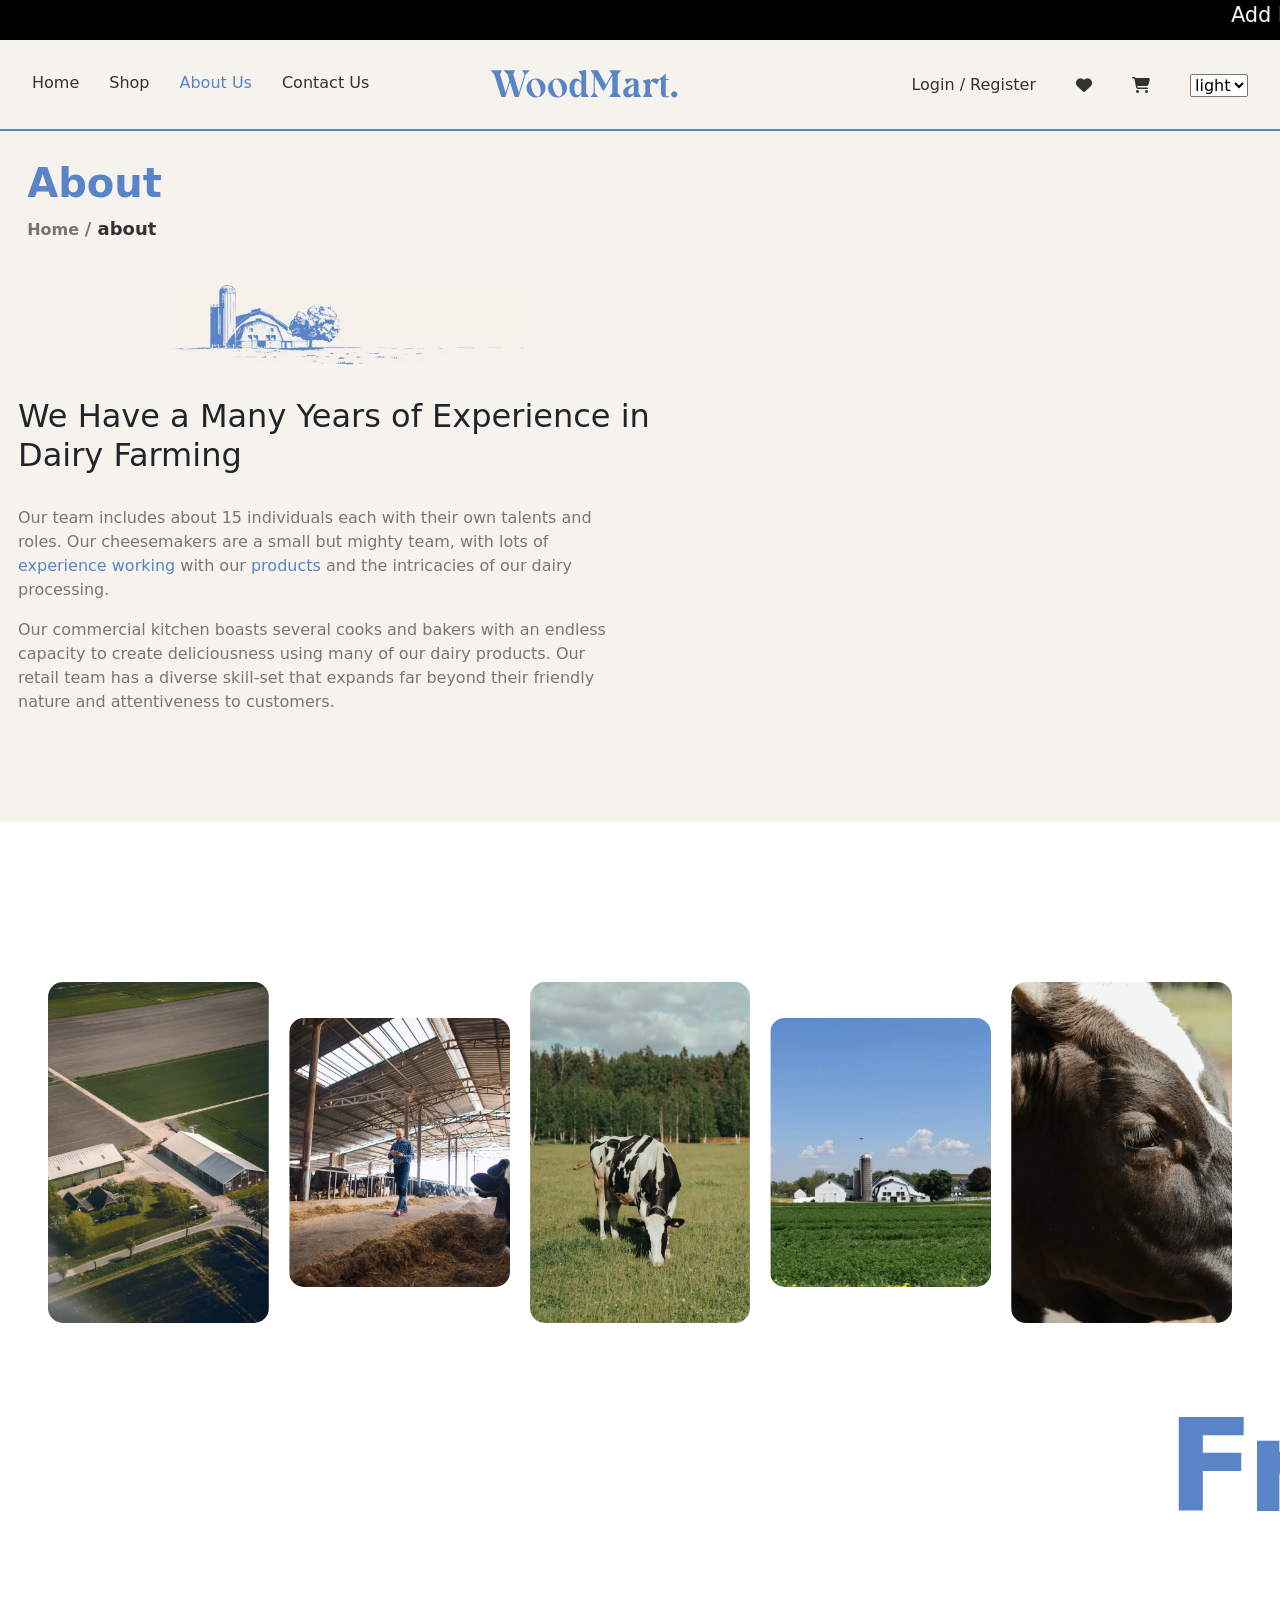
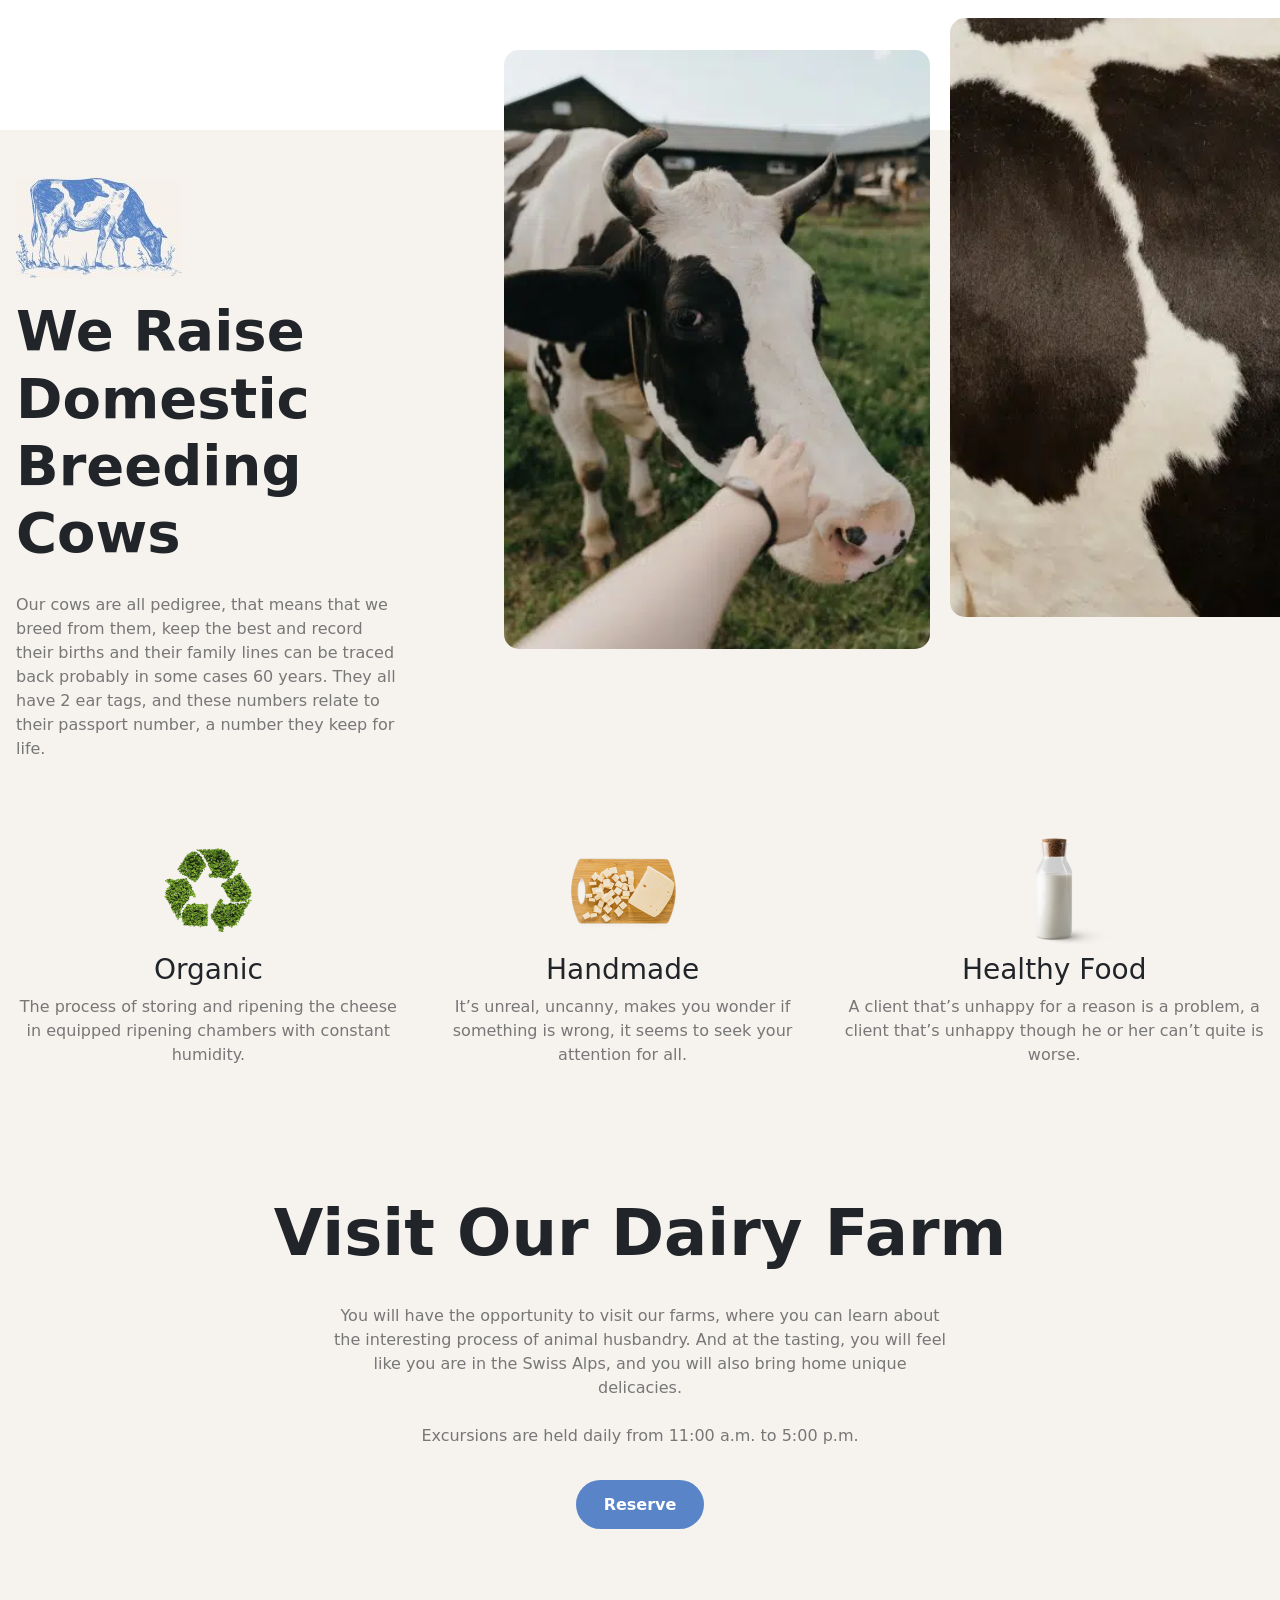
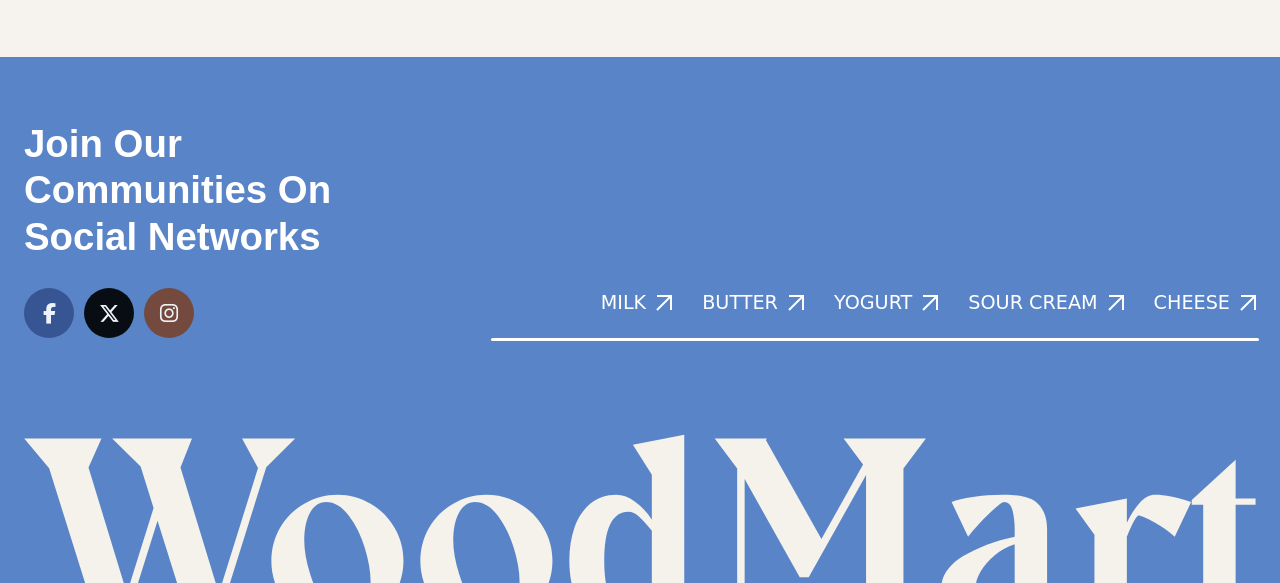
<file: about.html>
<!DOCTYPE html>
<html lang="en">
  <head>
    <meta charset="UTF-8" />
    <meta name="viewport" content="width=device-width, initial-scale=1.0" />
    <title>About</title>
    <link
      rel="stylesheet"
      href="https://cdnjs.cloudflare.com/ajax/libs/font-awesome/6.7.2/css/all.min.css"
      integrity="sha512-Evv84Mr4kqVGRNSgIGL/F/aIDqQb7xQ2vcrdIwxfjThSH8CSR7PBEakCr51Ck+w+/U6swU2Im1vVX0SVk9ABhg=="
      crossorigin="anonymous"
      referrerpolicy="no-referrer"
    />
    <link rel="stylesheet" href="css/reset.css" />
    <link rel="stylesheet" href="css/layout.css" />
    <link rel="stylesheet" href="bootstrap-5.3.5-dist/css/bootstrap.min.css" />
    <link rel="stylesheet" href="css/about.css" />
  </head>
  <body>
    <div class="marquee_1">
      <marquee behavior="" direction="" class="marquee_p">
        <span>Add Free Promotional Gift for purchase of more than 200$</span>
        <span>Free delivery on orders over $50.00</span>
        <span>Add Free Promotional Gift for purchase of more than 200$</span>
        <span> Add Free Promotional Gift for purchase of more than 200$</span>
      </marquee>
    </div>
    <nav>
      <ul class="site_list">
        <li><a href="index.html" class="home_a">Home</a></li>
        <li><a href="shop.html">Shop</a></li>
        <div class="about_li">
          <li><a href="about.html">About Us</a></li>
        </div>
        <li><a href="contact.html">Contact Us</a></li>
      </ul>
      <div class="farm_logo">
        <img src="images/farm-logo.svg" alt="" />
      </div>
      <div class="a_i_basic">
          <a href="">Login / Register</a>
          <i class="fa-solid fa-heart heart_icon"></i>
          <i class="fa-solid fa-cart-shopping shopping_icon"></i>
        <select id="themcolor">
          <option value="light">light</option>
          <option value="dark">dark</option>
        </select>
        </div>
    </nav>
    <section>
      <div class="container-fluid">
        <div class="about">
          <h1>About</h1>
          <p><a href="index.html"> Home </a><span>/</span> about</p>
        </div>
      </div>
    </section>
    <section class="experience">
      <div class="exp_details">
        <img src="images/exp-img.jpg.webp" alt="" />
        <h2>We Have a Many Years of Experience in Dairy Farming</h2>
        <p class="exp_p_1">
          Our team includes about 15 individuals each with their own talents and
          roles. Our cheesemakers are a small but mighty team, with lots of
          <a href="">experience working</a> with our <a href="">products</a> and
          the intricacies of our dairy processing.
        </p>
        <p class="exp_p_2">
          Our commercial kitchen boasts several cooks and bakers with an endless
          capacity to create deliciousness using many of our dairy products. Our
          retail team has a diverse skill-set that expands far beyond their
          friendly nature and attentiveness to customers.
        </p>
      </div>
      <video src="images/organic-farm-about-us-video.mp4" autoplay loop></video>
    </section>
    <div class="farm_imgs">
      <img
        src="images/farm-about-us-gallary-1.jpg.webp"
        alt=""
        class="farm_img_1"
      />
      <img
        src="images/farm-about-us-gallary-2.jpg.webp"
        alt=""
        class="farm_img_2"
      />
      <img
        src="images/farm-about-us-gallary-3-700x1083.jpg.webp"
        alt=""
        class="farm_img_3"
      />
      <img
        src="images/farm-about-us-gallary-4-658x800.jpg.webp"
        alt=""
        class="farm_img_4"
      />
      <img
        src="images/farm-about-us-gallary-5-700x1083.jpg.webp"
        alt=""
        class="farm_img_5"
      />
    </div>
    <marquee behavior="" direction="" class="marquee_2"
      >Fresh and Organic Products for Every Day</marquee
    >
    <section class="Raise">
      <div class="raise_details">
        <img src="images/farm-about-us-mini-2-166x100.jpg" alt="" />
        <h2>We Raise Domestic Breeding Cows</h2>
        <p>
          Our cows are all pedigree, that means that we breed from them, keep
          the best and record their births and their family lines can be traced
          back probably in some cases 60 years. They all have 2 ear tags, and
          these numbers relate to their passport number, a number they keep for
          life.
        </p>
      </div>
      <div class="raise_imgs">
        <img
          src="images/farm-about-us-domestic-cows-1.jpg.webp"
          alt=""
          class="raise_img_1"
        />
        <img
          src="images/farm-about-us-domestic-cows-2.jpg.webp"
          alt=""
          class="raise_img_2"
        />
      </div>
    </section>
    <section class="catigories_3">
      <div class="catigorie_card">
        <img src="images/organic.png" alt="" />
        <h3>Organic</h3>
        <p>
          The process of storing and ripening the cheese in equipped ripening
          chambers with constant humidity.
        </p>
      </div>
      <div class="catigorie_card">
        <img src="images/handmade.png" alt="" />
        <h3>Handmade</h3>
        <p>
          It’s unreal, uncanny, makes you wonder if something is wrong, it seems
          to seek your attention for all.
        </p>
      </div>
      <div class="catigorie_card">
        <img src="images/healthyfood.png" alt="" />
        <h3>Healthy Food</h3>
        <p>
          A client that’s unhappy for a reason is a problem, a client that’s
          unhappy though he or her can’t quite is worse.
        </p>
      </div>
    </section>
    <section class="visit_our">
      <h1>Visit Our Dairy Farm</h1>
      <p>
        You will have the opportunity to visit our farms, where you can learn
        about the interesting process of animal husbandry. And at the tasting,
        you will feel like you are in the Swiss Alps, and you will also bring
        home unique delicacies.
      </p>
      <p>Excursions are held daily from 11:00 a.m. to 5:00 p.m.</p>
      <button>Reserve</button>
    </section>

  <footer>
        <div class="join">
          <h1>Join Our Communities On Social Networks</h1>
          <div class="df_footer">
            <div class="join_icons">
              <a href="https://www.facebook.com/xtemos.studio">
                <div class="face">
                  <i class="fa-brands fa-facebook-f" ></i>
                </div>
              </a>
              <a href="https://x.com/i/flow/login?redirect_after_login=%2Fxtemos_studio">
                <div class="twit">
                  <i class="fa-brands fa-x-twitter"></i>
                </div>
              </a>
              <a href="https://www.instagram.com/xtemos.studio/">
                <div class="insta">
                  <i class="fa-brands fa-instagram"></i>
                </div>
              </a>
            </div>
            <div class="catigories">
              <div class="catigorie_a_img">
                <a href="https://woodmart.xtemos.com/organic-farm/shop/#Milk">MILK</a>
                <img src="images/farm-arrow.svg" alt="">
              </div>
              <div class="catigorie_a_img">
                <a href="https://woodmart.xtemos.com/organic-farm/shop/#Butter">BUTTER</a>
                <img src="images/farm-arrow.svg" alt="">
              </div>
              <div class="catigorie_a_img">
                <a href="https://woodmart.xtemos.com/organic-farm/shop/#Yogurt">YOGURT</a>
                <img src="images/farm-arrow.svg" alt="">
              </div>
              <div class="catigorie_a_img">
                <a href="https://woodmart.xtemos.com/organic-farm/shop/#Sour_cream">SOUR CREAM</a>
                <img src="images/farm-arrow.svg" alt="">
              </div>
              <div class="catigorie_a_img">
                <a href="https://woodmart.xtemos.com/organic-farm/shop/#Cheese">CHEESE</a>
                <img src="images/farm-arrow.svg" alt="">
              </div>
            </div>  
          </div>
        </div>
        <div class="line"></div>
        <div class="footer_logo">
          <img src="images/farm-footer-logo.svg" alt="">
        </div>
    </footer> 
  </body>
  <script src="bootstrap-5.3.5-dist/js/bootstrap.bundle.js"></script>
  <script src="js/script_about.js"></script>
</html>
</file>
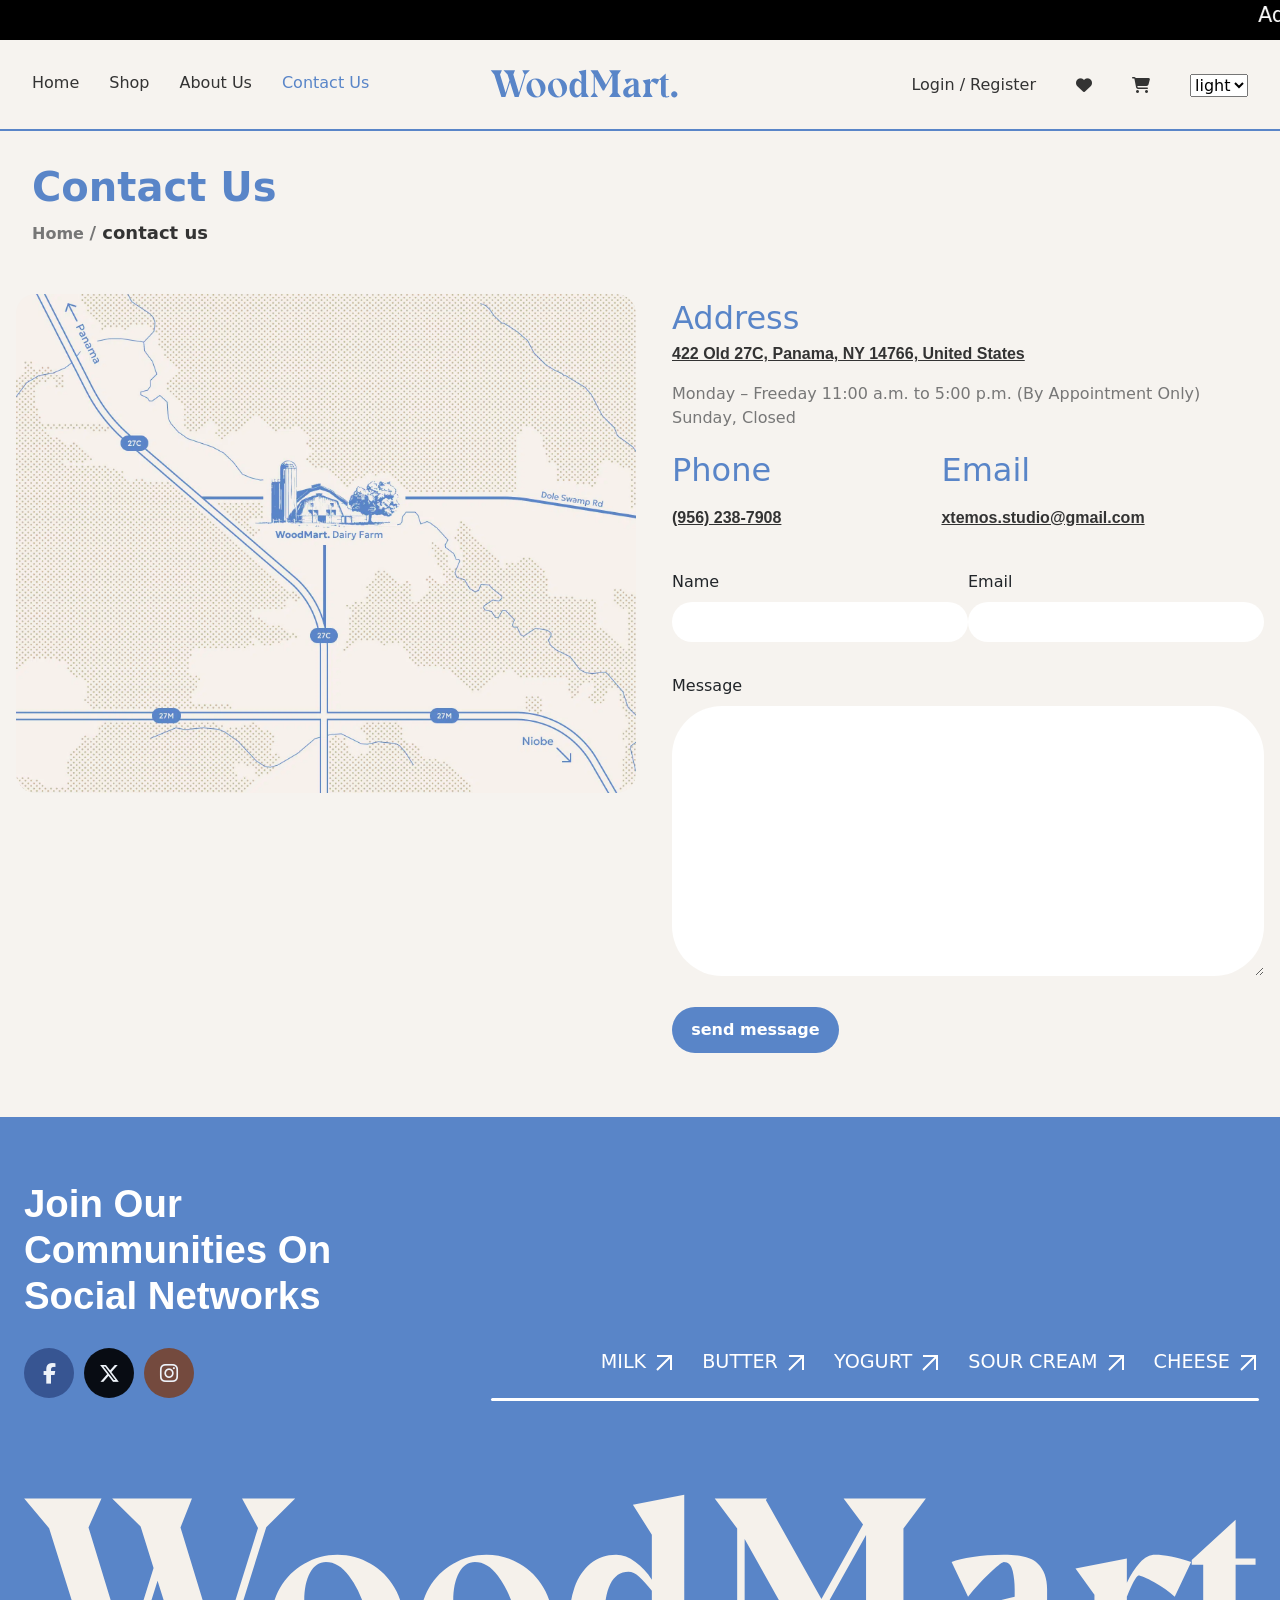
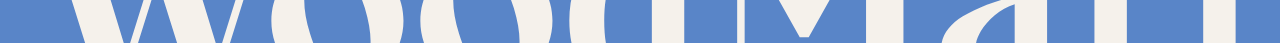
<file: contact.html>
<!DOCTYPE html>
<html lang="en">
<head>
    <meta charset="UTF-8">
    <meta name="viewport" content="width=device-width, initial-scale=1.0">
    <title>Contact</title>
    <link
    rel="stylesheet"
    href="https://cdnjs.cloudflare.com/ajax/libs/font-awesome/6.7.2/css/all.min.css"
    integrity="sha512-Evv84Mr4kqVGRNSgIGL/F/aIDqQb7xQ2vcrdIwxfjThSH8CSR7PBEakCr51Ck+w+/U6swU2Im1vVX0SVk9ABhg=="
    crossorigin="anonymous"
    referrerpolicy="no-referrer"
    />
    <link rel="stylesheet" href="css/reset.css">
    <link rel="stylesheet" href="css/layout.css">
    <link rel="stylesheet" href="bootstrap-5.3.5-dist/css/bootstrap.min.css">
    <link rel="stylesheet" href="css/contact.css">
</head>
<body>
    <div class="marquee_1">
        <marquee behavior="" direction="" class="marquee_p">
            <span>Add Free Promotional Gift for purchase of more than 200$</span>
            <span>Free delivery on orders over $50.00</span>
            <span>Add Free Promotional Gift for purchase of more than 200$</span>
            <span> Add Free Promotional Gift for purchase of more than 200$</span>
        </marquee>
        </div>
    <nav>
        <ul class="site_list">
        <li><a href="index.html" class="home_a">Home</a></li>
        <li><a href="shop.html">Shop</a></li>
        <li><a href="about.html">About Us</a></li>
        <div class="contact_li">
            <li><a href="contact.html">Contact Us</a></li>
        </div>
        </ul>
        <div class="farm_logo">
          <a href="index.html"><img src="images/farm-logo.svg" alt="" /></a>
        </div>
        <div class="a_i_basic">
          <a href="">Login / Register</a>
          <i class="fa-solid fa-heart heart_icon"></i>
          <i class="fa-solid fa-cart-shopping shopping_icon"></i>
        <select id="themcolor">
          <option value="light">light</option>
          <option value="dark">dark</option>
        </select>
        </div>
    </nav>
    
      <div class="contact">
        <h1>Contact Us</h1>
        <p><a href="index.html"> Home </a><span>/</span> contact us</p>
      </div>
    </div>
    <section class="contact_sec">
      <div class="contact_img">
        <img src="images/farm-contact-us-drawn-map-opt.jpg.webp" alt="">
      </div>
      <div class="contacts">
        <div class="contacts_details">
          <span class="address">Address</span>
          <p class="contact_p_1">422 Old 27C, Panama, NY 14766, United States</p>
          <p class="contact_p_2">Monday – Freeday 11:00 a.m. to 5:00 p.m. (By Appointment Only) Sunday, Closed</p>
          <div class="phone_email">
            <div class="phone">
              <span>Phone</span>
              <p>(956) 238-7908</p>
            </div>
            <div class="email">
              <span>Email</span>
              <p>xtemos.studio@gmail.com</p>
            </div>
          </div>
        <form action="">
          <div class="name_email">
            <div class="name_inp">
              <label for="name">Name</label>
            <input type="text" name="name" id="name">
            </div>
            <div class="mail_inp">
              <label for="mail">Email</label>
            <input type="email" name="mail" id="mail">
            </div>
          </div>
          <div class="text_box">
            <label for="message">Message</label>
            <textarea name="message" id="message"></textarea>
          </div>
          <button>send message</button>
        </form>
      </div>
    </section>

    <footer>
        <div class="join">
          <h1>Join Our Communities On Social Networks</h1>
          <div class="df_footer">
            <div class="join_icons">
              <a href="https://www.facebook.com/xtemos.studio">
                <div class="face">
                  <i class="fa-brands fa-facebook-f" ></i>
                </div>
              </a>
              <a href="https://x.com/i/flow/login?redirect_after_login=%2Fxtemos_studio">
                <div class="twit">
                  <i class="fa-brands fa-x-twitter"></i>
                </div>
              </a>
              <a href="https://www.instagram.com/xtemos.studio/">
                <div class="insta">
                  <i class="fa-brands fa-instagram"></i>
                </div>
              </a>
            </div>
            <div class="catigories">
              <div class="catigorie_a_img">
                <a href="https://woodmart.xtemos.com/organic-farm/shop/#Milk">MILK</a>
                <img src="images/farm-arrow.svg" alt="">
              </div>
              <div class="catigorie_a_img">
                <a href="https://woodmart.xtemos.com/organic-farm/shop/#Butter">BUTTER</a>
                <img src="images/farm-arrow.svg" alt="">
              </div>
              <div class="catigorie_a_img">
                <a href="https://woodmart.xtemos.com/organic-farm/shop/#Yogurt">YOGURT</a>
                <img src="images/farm-arrow.svg" alt="">
              </div>
              <div class="catigorie_a_img">
                <a href="https://woodmart.xtemos.com/organic-farm/shop/#Sour_cream">SOUR CREAM</a>
                <img src="images/farm-arrow.svg" alt="">
              </div>
              <div class="catigorie_a_img">
                <a href="https://woodmart.xtemos.com/organic-farm/shop/#Cheese">CHEESE</a>
                <img src="images/farm-arrow.svg" alt="">
              </div>
            </div>  
          </div>
        </div>
        <div class="line"></div>
        <div class="footer_logo">
          <img src="images/farm-footer-logo.svg" alt="">
        </div>
    </footer>
</body>
<script src="bootstrap-5.3.5-dist/js/bootstrap.bundle.js"></script>
<script src="js/script_contact.js"></script>
</html>
</file>
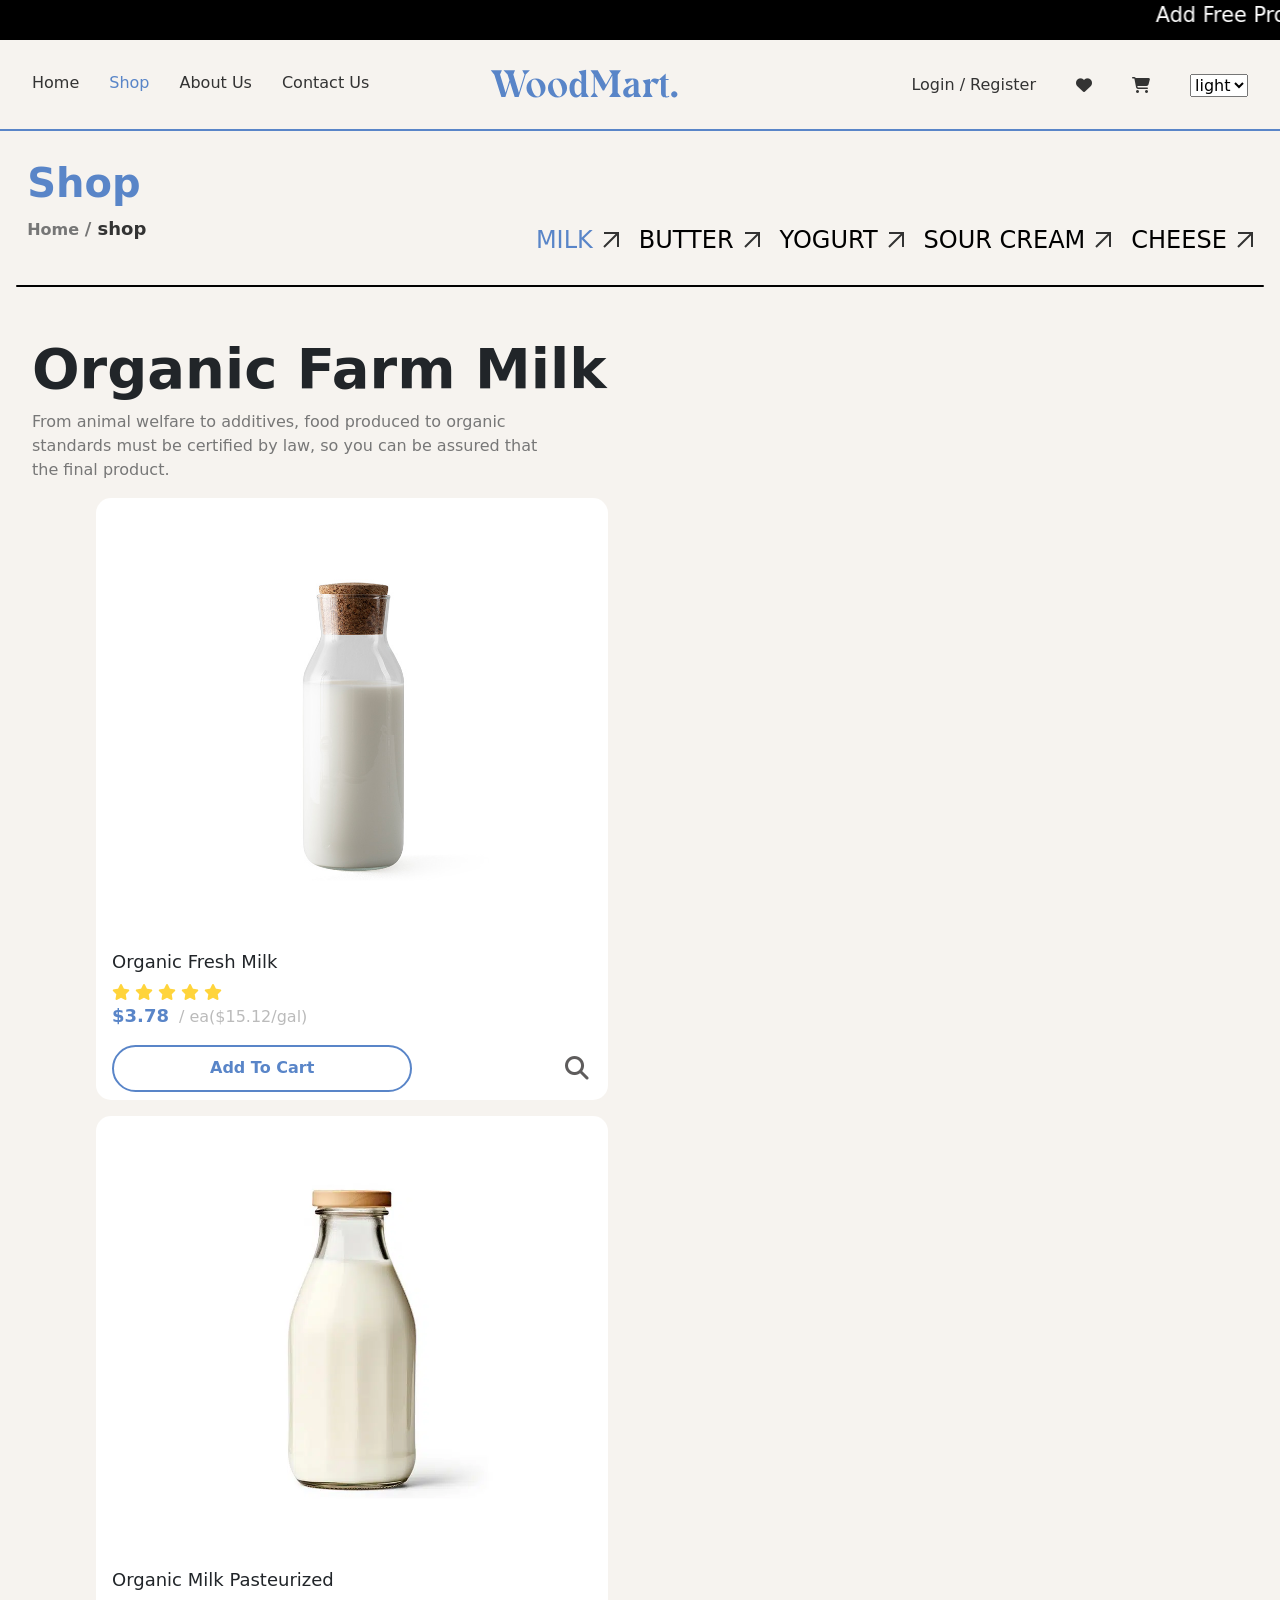
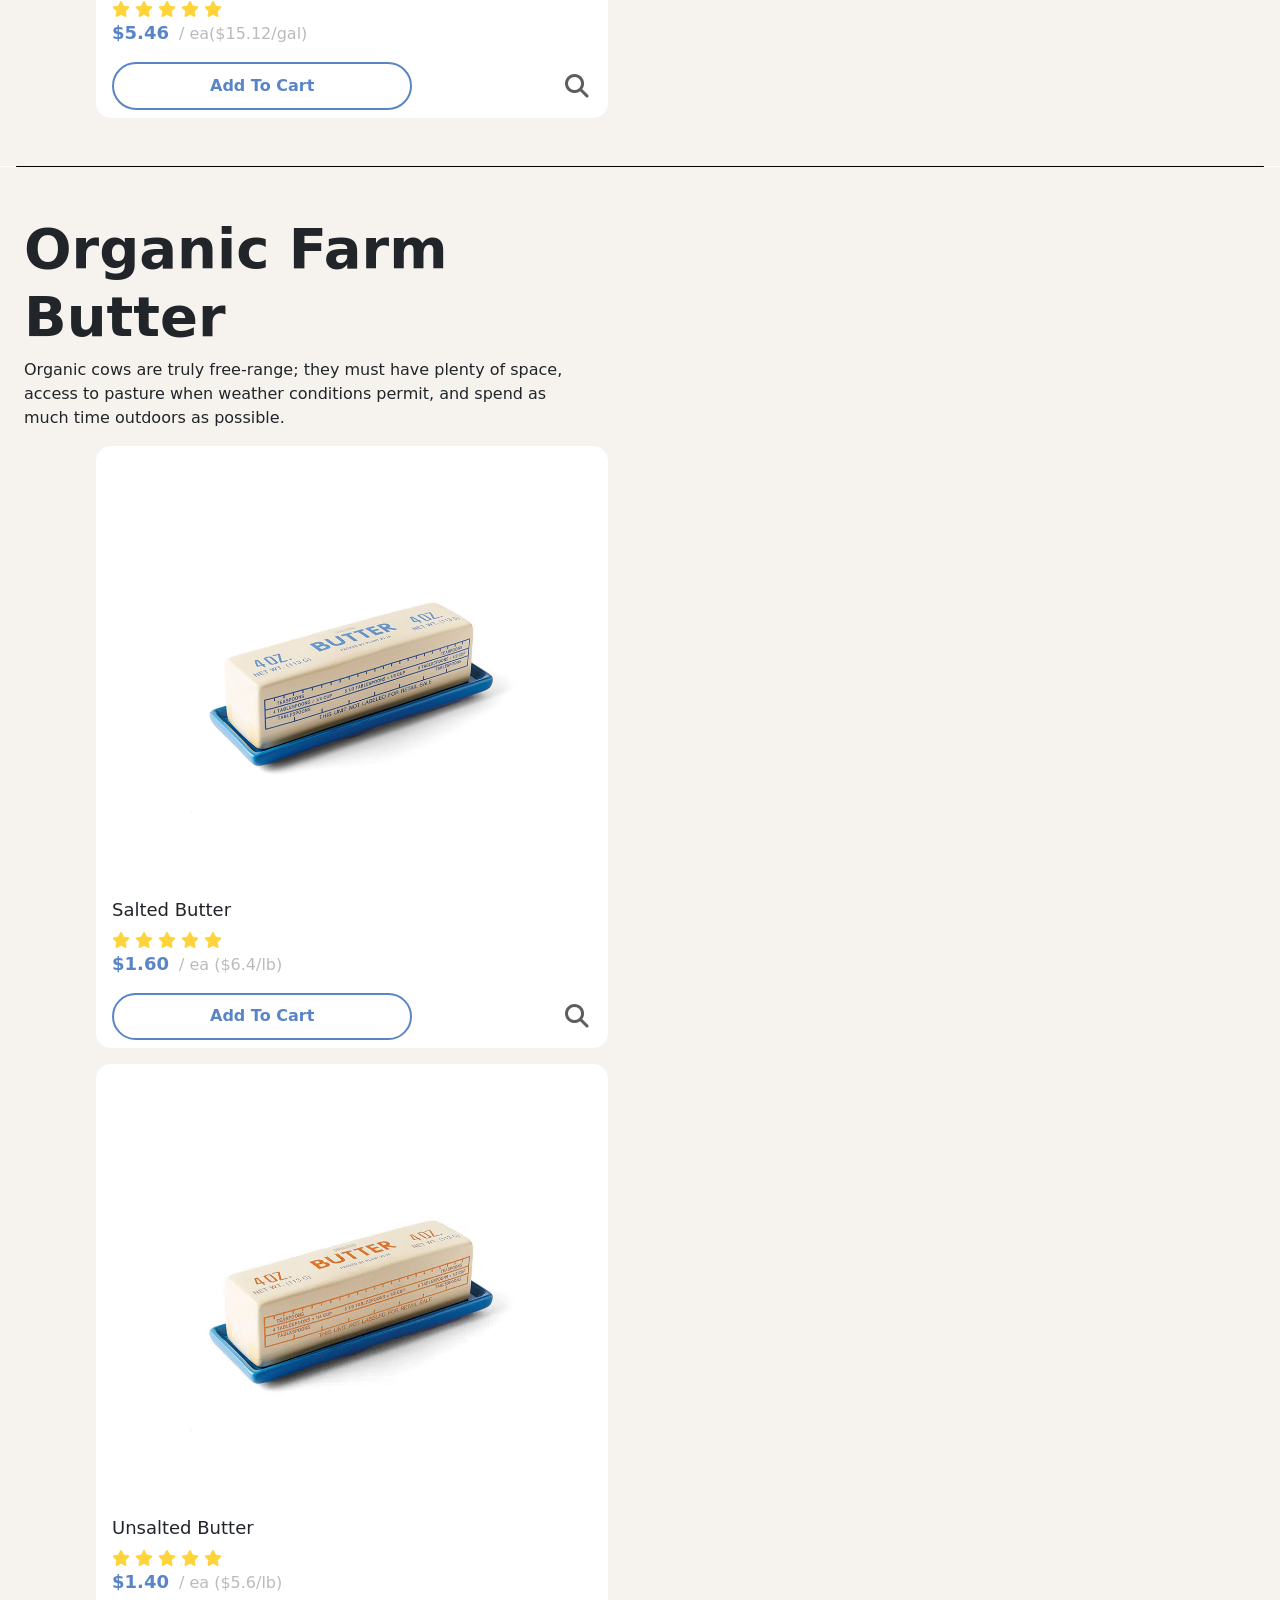
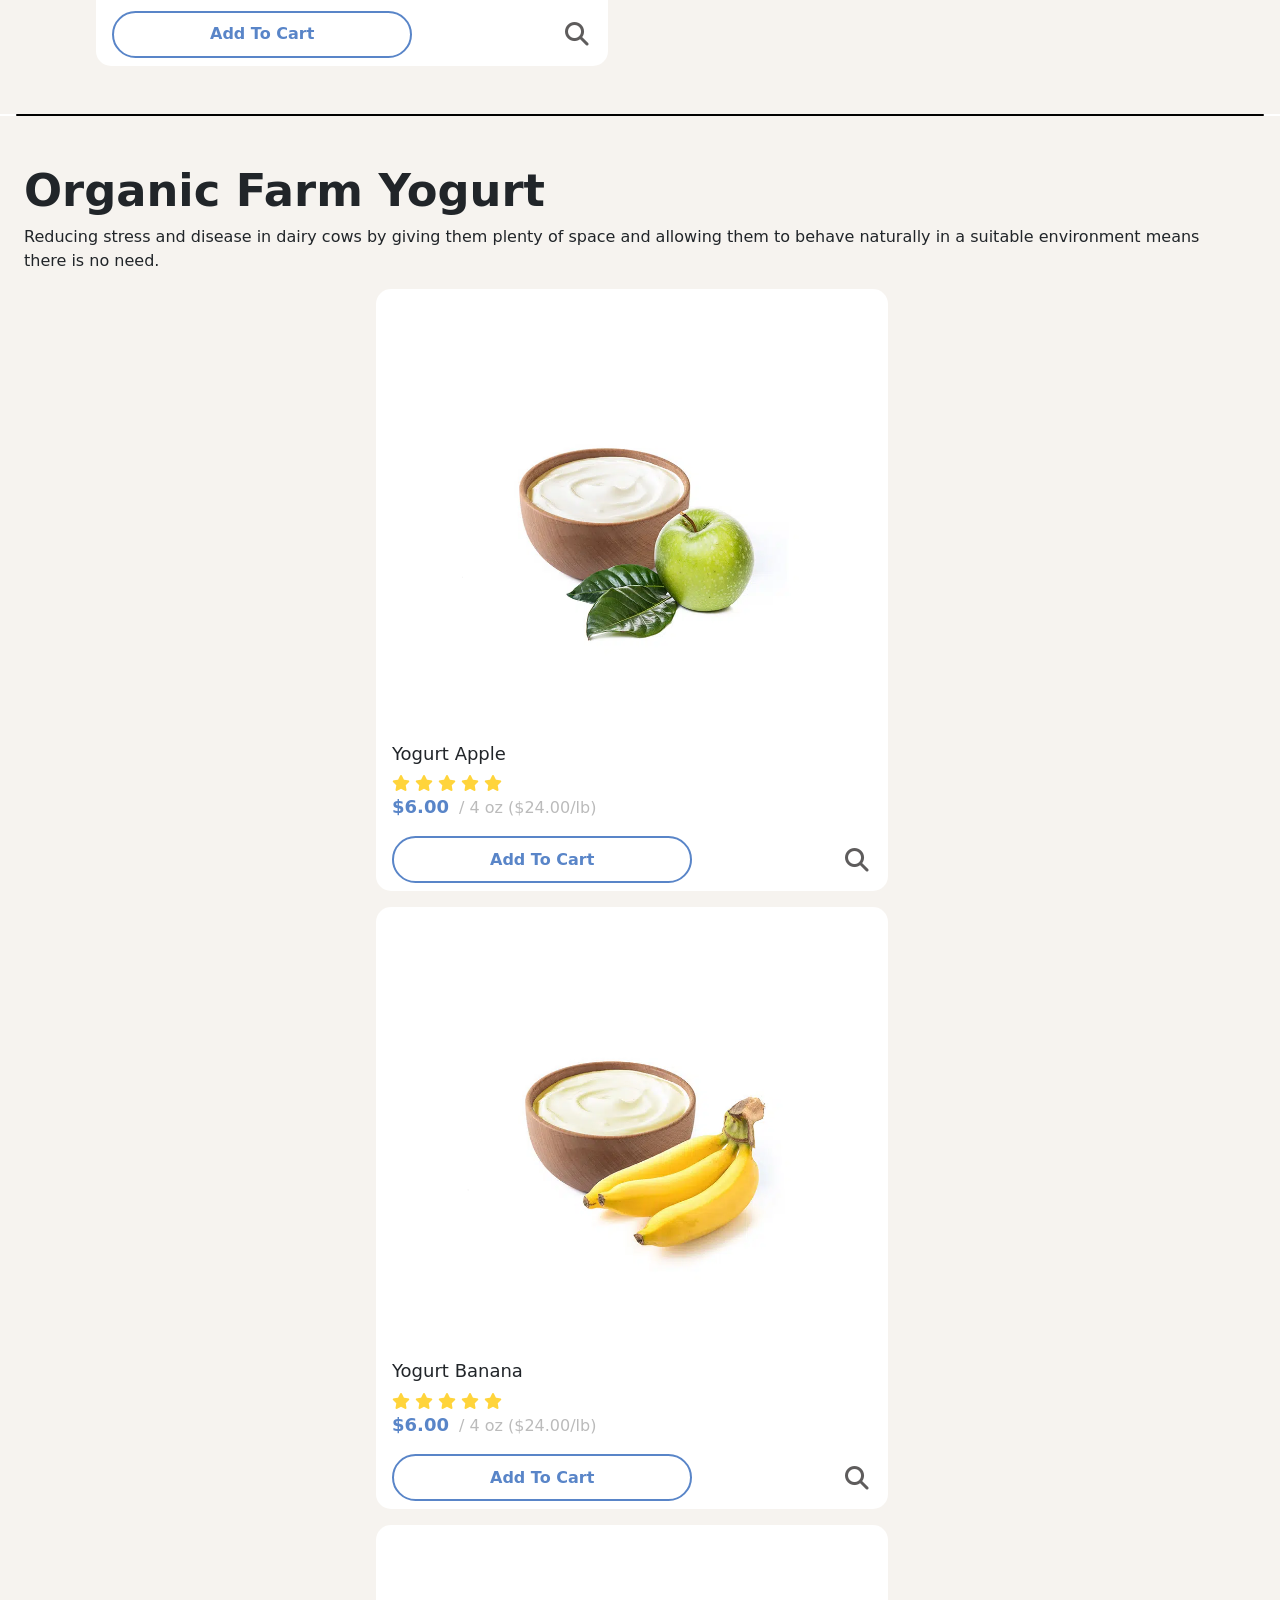
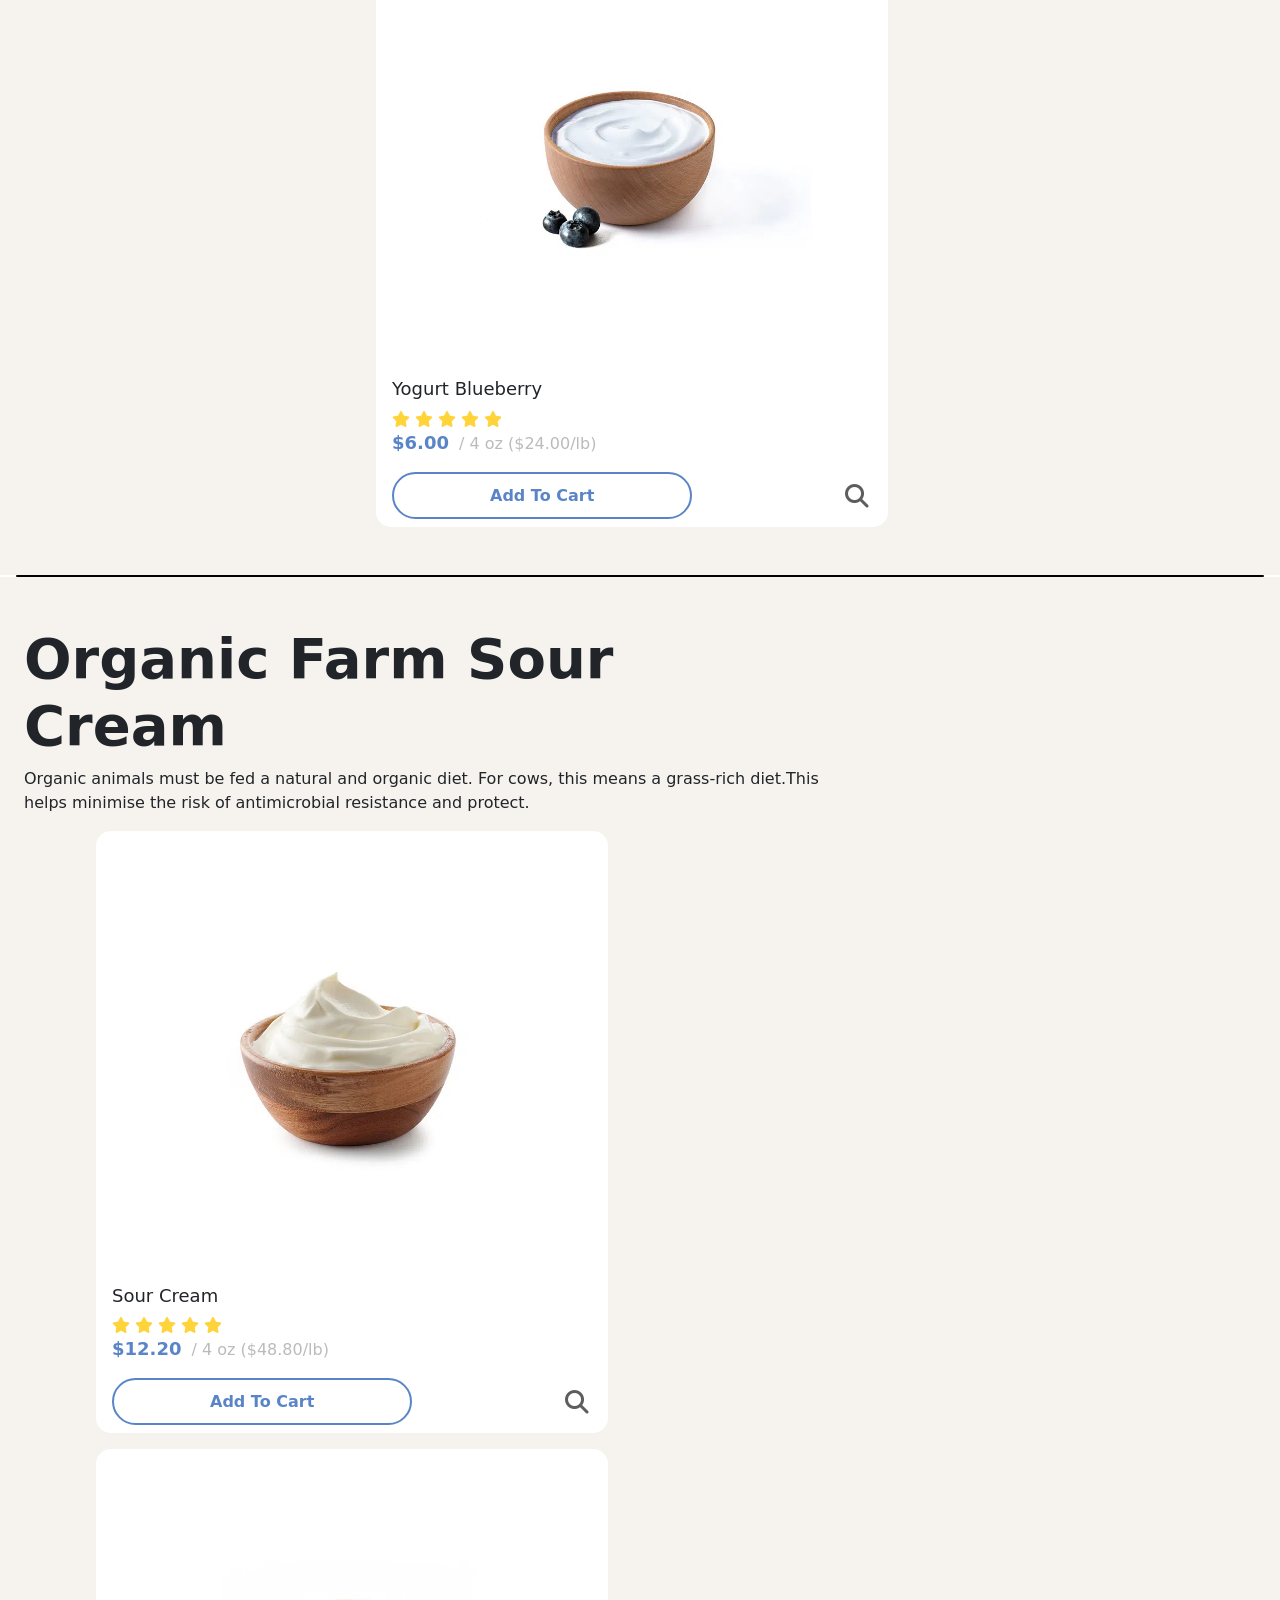
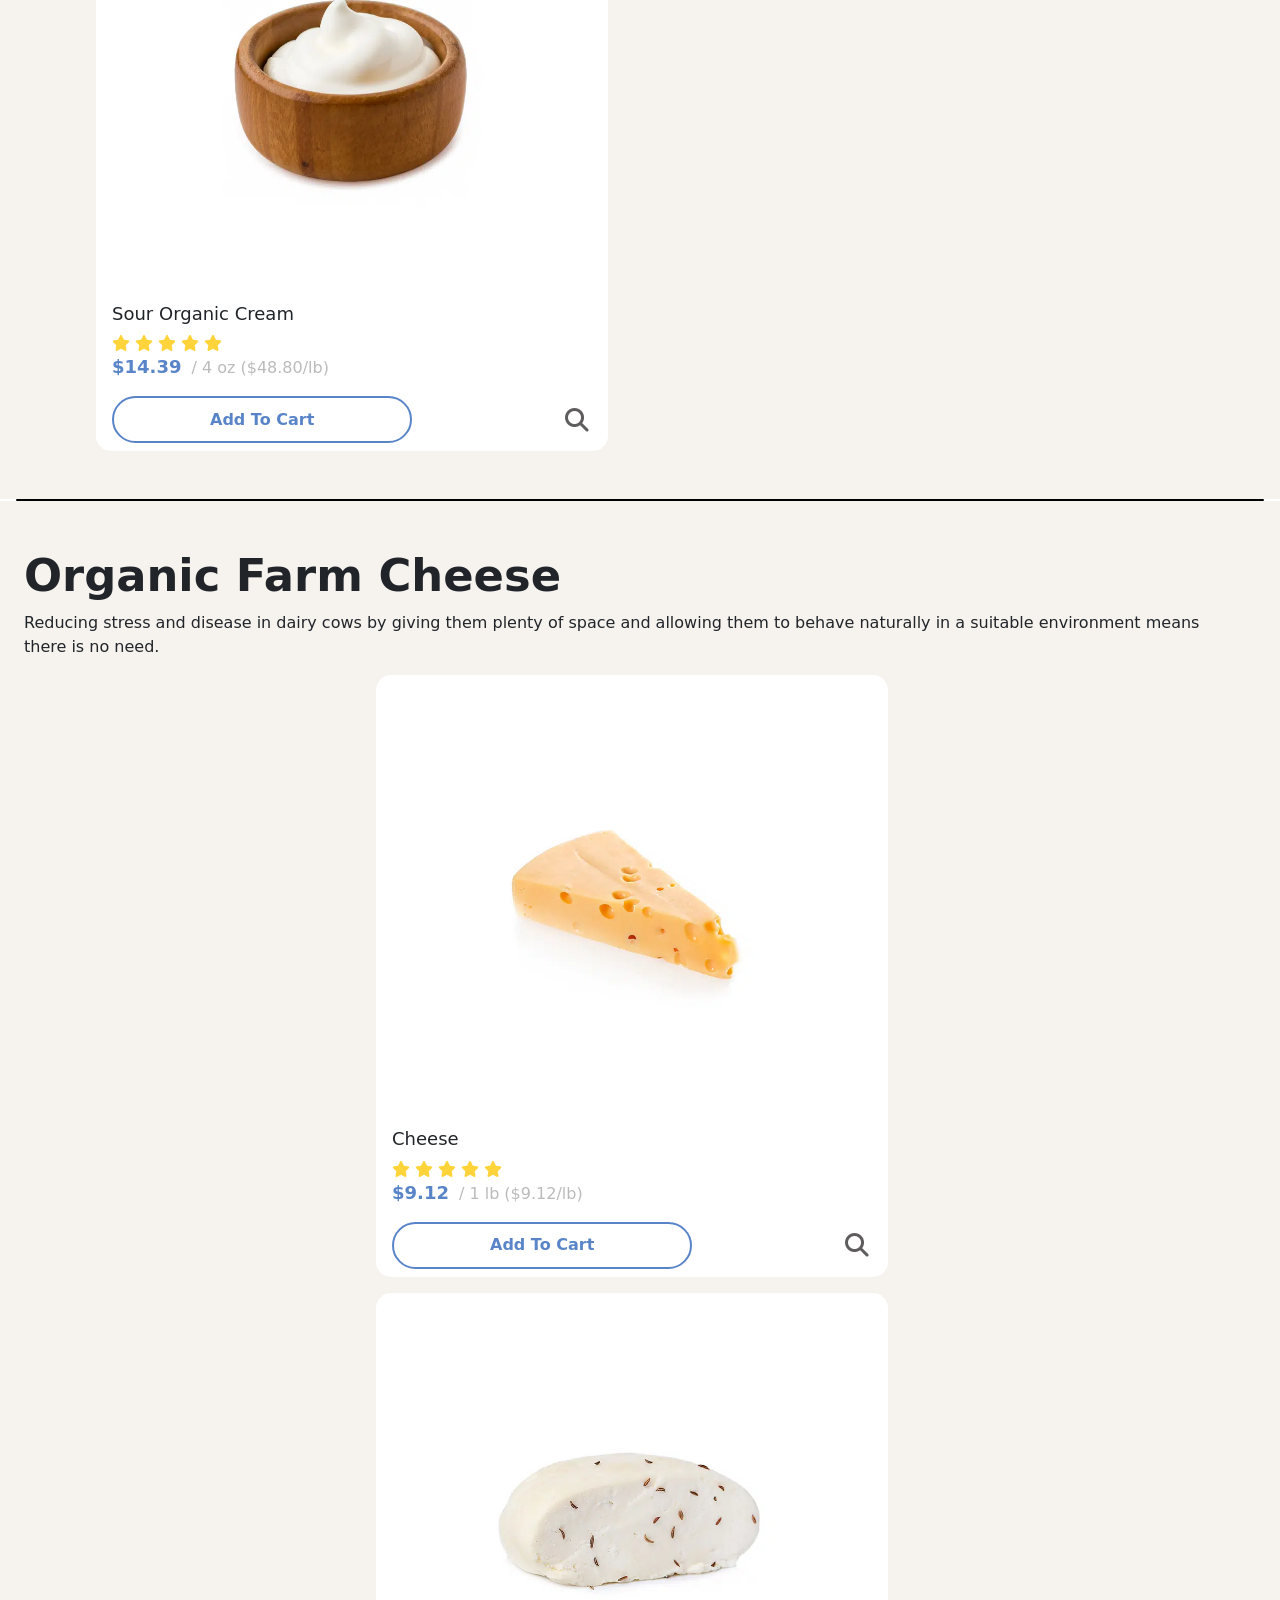
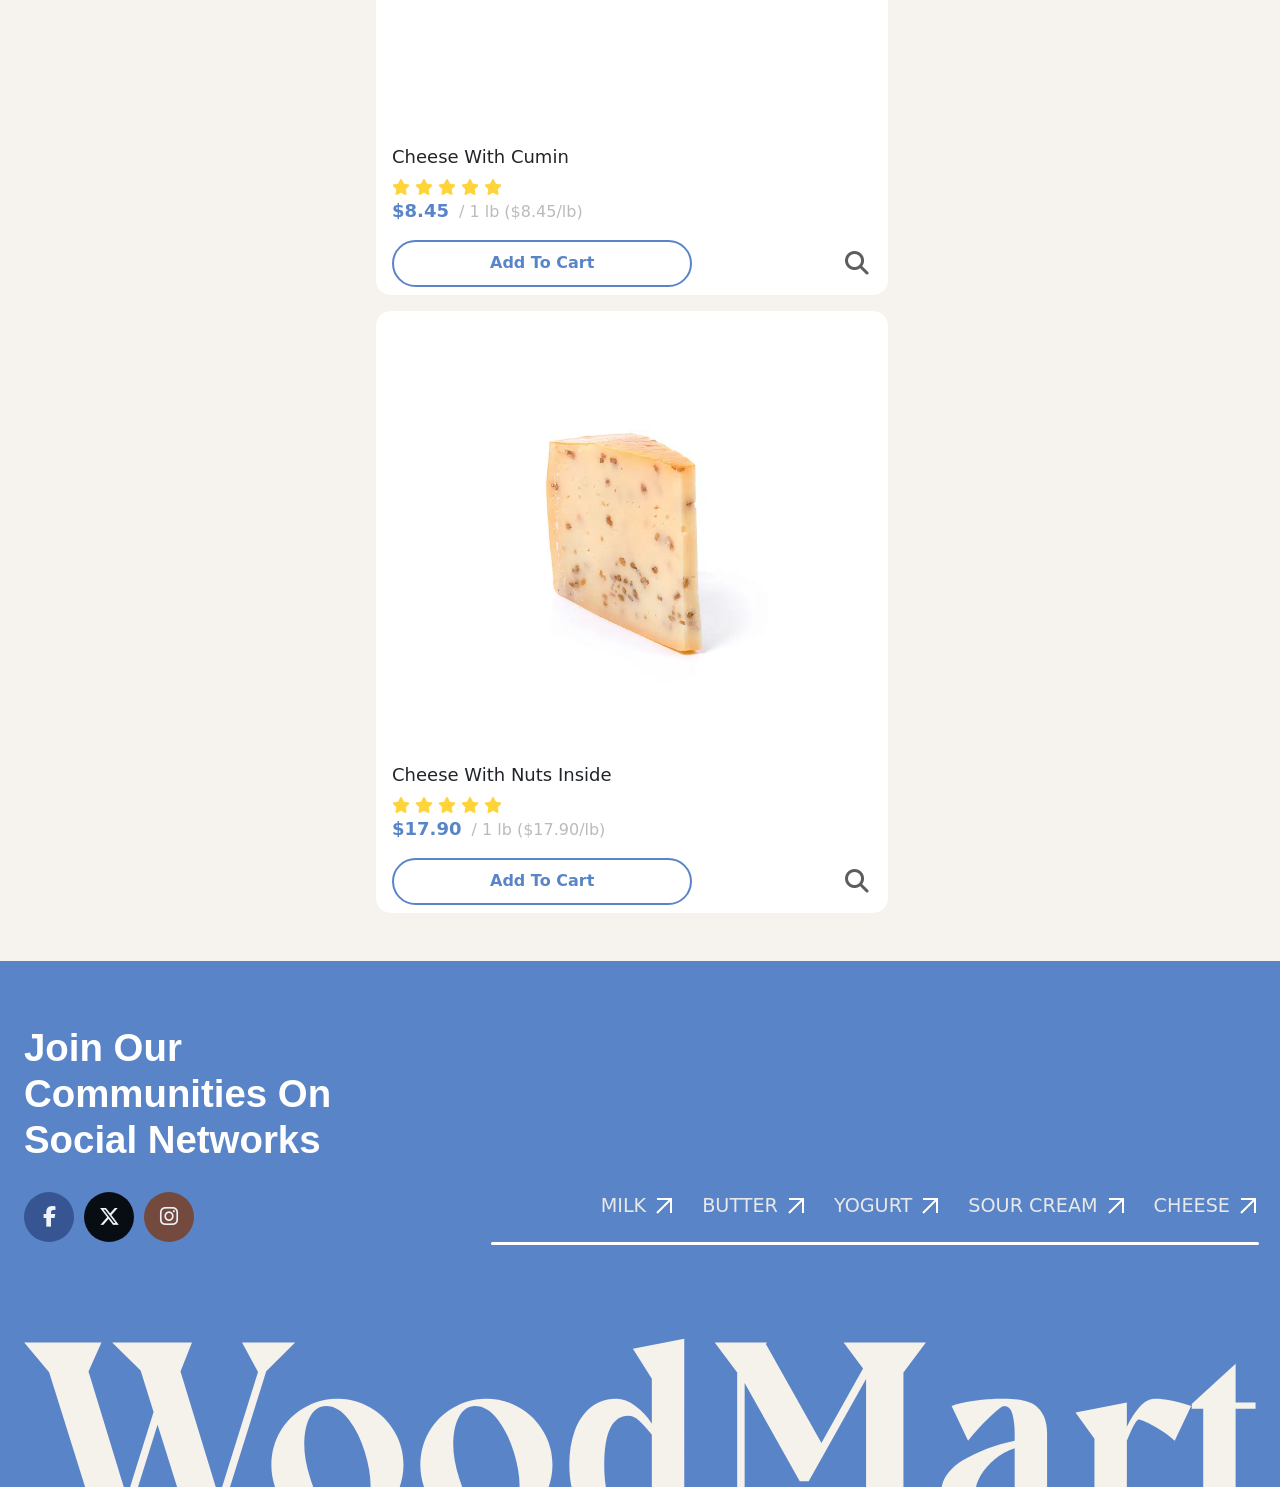
<file: shop.html>
<!DOCTYPE html>
<html lang="en">
  <head>
    <meta charset="UTF-8" />
    <meta name="viewport" content="width=device-width, initial-scale=1.0" />
    <title>Shop</title>
    <link
      rel="stylesheet"
      href="https://cdnjs.cloudflare.com/ajax/libs/font-awesome/6.7.2/css/all.min.css"
      integrity="sha512-Evv84Mr4kqVGRNSgIGL/F/aIDqQb7xQ2vcrdIwxfjThSH8CSR7PBEakCr51Ck+w+/U6swU2Im1vVX0SVk9ABhg=="
      crossorigin="anonymous"
      referrerpolicy="no-referrer"
    />
    <link rel="stylesheet" href="css/reset.css" />
    <link rel="stylesheet" href="css/layout.css" />
    <link rel="stylesheet" href="bootstrap-5.3.5-dist/css/bootstrap.min.css" />
    <link rel="stylesheet" href="css/shop.css" />
  </head>
  <body>
    <div class="marquee_1">
      <marquee behavior="" direction="" class="marquee_p">
        <span>Add Free Promotional Gift for purchase of more than 200$</span>
        <span>Free delivery on orders over $50.00</span>
        <span>Add Free Promotional Gift for purchase of more than 200$</span>
        <span> Add Free Promotional Gift for purchase of more than 200$</span>
      </marquee>
    </div>
    <header>
      <nav>
        <ul class="site_list">
          <li><a href="index.html">Home</a></li>
          <div class="shop_li">
            <li><a href="shop.html" class="shop_li">Shop</a></li>
          </div>
          <li><a href="about.html">About Us</a></li>
          <li><a href="contact.html">Contact Us</a></li>
        </ul>
        <div class="farm_logo">
          <a href="index.html"><img src="images/farm-logo.svg" alt="" /></a>
        </div>
        <div class="a_i_basic">
          <a href="">Login / Register</a>
          <i class="fa-solid fa-heart heart_icon"></i>
          <i class="fa-solid fa-cart-shopping shopping_icon"></i>
        <select id="themcolor">
          <option value="light">light</option>
          <option value="dark">dark</option>
        </select>
        </div>
      </nav>
    </header>
    <section>
      <div class="container-fluid">
        <div class="shop">
          <h1>Shop</h1>
          <p><a href="index.html"> Home </a><span>/</span> shop</p>
        </div>
        <div class="shop_links">
          <div class="shop_link_img">
            <a href="" class="milk_a">MILK</a>
            <img src="images/farm-arrow-black.svg" alt="" />
          </div>
          <div class="shop_link_img">
            <a href="">BUTTER</a>
            <img src="images/farm-arrow-black.svg" alt="" />
          </div>
          <div class="shop_link_img">
            <a href="">YOGURT</a>
            <img src="images/farm-arrow-black.svg" alt="" />
          </div>
          <div class="shop_link_img">
            <a href="">SOUR CREAM</a>
            <img src="images/farm-arrow-black.svg" alt="" />
          </div>
          <div class="shop_link_img">
            <a href="">CHEESE</a>
            <img src="images/farm-arrow-black.svg" alt="" />
          </div>
        </div>
      </div>
      <div class="line_2"></div>
    </section>
    <div class="organic">
      <div class="organic_details">
        <h1>Organic Farm Milk</h1>
        <p>
          From animal welfare to additives, food produced to organic standards
          must be certified by law, so you can be assured that the final
          product.
        </p>
      </div>
      <div class="popular_product">
        <div class="milk_img">
          <div class="background"></div>
          <img src="images/farm-milk-1.jpg" alt="" />
        </div>
        <div class="details">
          <h4>Organic Fresh Milk</h4>
          <div class="rate">
            <i class="fa-solid fa-star fa-bounce" style="color: #ffd43b"></i>
            <i class="fa-solid fa-star fa-bounce" style="color: #ffd43b"></i>
            <i class="fa-solid fa-star fa-bounce" style="color: #ffd43b"></i>
            <i class="fa-solid fa-star fa-bounce" style="color: #ffd43b"></i>
            <i class="fa-solid fa-star fa-bounce" style="color: #ffd43b"></i>
          </div>
          <div class="price">
            <h5>$3.78</h5>
            <p>/ ea($15.12/gal)</p>
          </div>
          <div class="buy_search">
            <div class="buy_btn">
              <button>Add To Cart</button>
            </div>
            <i class="fa-solid fa-magnifying-glass glass"></i>
          </div>
        </div>
      </div>
      <div class="popular_product">
        <div class="milk_img">
          <img src="images/farm-milk-pasteurized-1.jpg.webp" alt="" />
        </div>
        <div class="details">
          <h4>Organic Milk Pasteurized</h4>
          <div class="rate">
            <i class="fa-solid fa-star fa-bounce" style="color: #ffd43b"></i>
            <i class="fa-solid fa-star fa-bounce" style="color: #ffd43b"></i>
            <i class="fa-solid fa-star fa-bounce" style="color: #ffd43b"></i>
            <i class="fa-solid fa-star fa-bounce" style="color: #ffd43b"></i>
            <i class="fa-solid fa-star fa-bounce" style="color: #ffd43b"></i>
          </div>
          <div class="price">
            <h5>$5.46</h5>
            <p>/ ea($15.12/gal)</p>
          </div>
          <div class="buy_search">
            <div class="buy_btn">
              <button>Add To Cart</button>
            </div>
            <i class="fa-solid fa-magnifying-glass glass"></i>
          </div>
        </div>
      </div>
    </div>
    <div class="line_2"></div>
    <div class="organic">
      <div class="butter_details">
        <h1>Organic Farm Butter</h1>
        <div class="butter_p">
          <p>
            Organic cows are truly free-range; they must have plenty of space,
            access to pasture when weather conditions permit, and spend as much
            time outdoors as possible.
          </p>
        </div>
      </div>
      <div class="butter_product">
        <div class="milk_img">
          <div class="background"></div>
          <img src="images/farm-butter-salted.jpg" alt="" />
        </div>
        <div class="details">
          <h4>Salted Butter</h4>
          <div class="rate">
            <i class="fa-solid fa-star fa-bounce" style="color: #ffd43b"></i>
            <i class="fa-solid fa-star fa-bounce" style="color: #ffd43b"></i>
            <i class="fa-solid fa-star fa-bounce" style="color: #ffd43b"></i>
            <i class="fa-solid fa-star fa-bounce" style="color: #ffd43b"></i>
            <i class="fa-solid fa-star fa-bounce" style="color: #ffd43b"></i>
          </div>
          <div class="price">
            <h5>$1.60</h5>
            <p>/ ea ($6.4/lb)</p>
          </div>
          <div class="buy_search">
            <div class="buy_btn">
              <button>Add To Cart</button>
            </div>
            <i class="fa-solid fa-magnifying-glass glass"></i>
          </div>
        </div>
      </div>
      <div class="butter_product">
        <div class="milk_img">
          <div class="background"></div>
          <img src="images/farm-butter-unsalted-1.jpg.webp" alt="" />
        </div>
        <div class="details">
          <h4>Unsalted Butter</h4>
          <div class="rate">
            <i class="fa-solid fa-star fa-bounce" style="color: #ffd43b"></i>
            <i class="fa-solid fa-star fa-bounce" style="color: #ffd43b"></i>
            <i class="fa-solid fa-star fa-bounce" style="color: #ffd43b"></i>
            <i class="fa-solid fa-star fa-bounce" style="color: #ffd43b"></i>
            <i class="fa-solid fa-star fa-bounce" style="color: #ffd43b"></i>
          </div>
          <div class="price">
            <h5>$1.40</h5>
            <p>/ ea ($5.6/lb)</p>
          </div>
          <div class="buy_search">
            <div class="buy_btn">
              <button>Add To Cart</button>
            </div>
            <i class="fa-solid fa-magnifying-glass glass"></i>
          </div>
        </div>
      </div>
    </div>
    <div class="line_2"></div>
    <div class="organic">
      <div class="yogurt_details">
        <h1 class="yogurt_h1">Organic Farm Yogurt</h1>
        <p>
          Reducing stress and disease in dairy cows by giving them plenty of
          space and allowing them to behave naturally in a suitable environment
          means there is no need.
        </p>
      </div>
      <div class="yogurt_product">
        <div class="milk_img">
          <div class="background"></div>
          <img src="images/farm-yogurt-apple-1.jpg.webp" alt="" />
        </div>
        <div class="details">
          <h4>Yogurt Apple</h4>
          <div class="rate">
            <i class="fa-solid fa-star fa-bounce" style="color: #ffd43b"></i>
            <i class="fa-solid fa-star fa-bounce" style="color: #ffd43b"></i>
            <i class="fa-solid fa-star fa-bounce" style="color: #ffd43b"></i>
            <i class="fa-solid fa-star fa-bounce" style="color: #ffd43b"></i>
            <i class="fa-solid fa-star fa-bounce" style="color: #ffd43b"></i>
          </div>
          <div class="price">
            <h5>$6.00</h5>
            <p>/ 4 oz ($24.00/lb)</p>
          </div>
          <div class="buy_search">
            <div class="buy_btn">
              <button>Add To Cart</button>
            </div>
            <i class="fa-solid fa-magnifying-glass glass"></i>
          </div>
        </div>
      </div>
      <div class="yogurt_product">
        <div class="milk_img">
          <div class="background"></div>
          <img src="images/farm-yogurt-banana-1.jpg.webp" alt="" />
        </div>
        <div class="details">
          <h4>Yogurt Banana</h4>
          <div class="rate">
            <i class="fa-solid fa-star fa-bounce" style="color: #ffd43b"></i>
            <i class="fa-solid fa-star fa-bounce" style="color: #ffd43b"></i>
            <i class="fa-solid fa-star fa-bounce" style="color: #ffd43b"></i>
            <i class="fa-solid fa-star fa-bounce" style="color: #ffd43b"></i>
            <i class="fa-solid fa-star fa-bounce" style="color: #ffd43b"></i>
          </div>
          <div class="price">
            <h5>$6.00</h5>
            <p>/ 4 oz ($24.00/lb)</p>
          </div>
          <div class="buy_search">
            <div class="buy_btn">
              <button>Add To Cart</button>
            </div>
            <i class="fa-solid fa-magnifying-glass glass"></i>
          </div>
        </div>
      </div>
      <div class="yogurt_product">
        <div class="milk_img">
          <div class="background"></div>
          <img src="images/farm-yogurt-blueberry-1.jpg.webp" alt="" />
        </div>
        <div class="details">
          <h4>Yogurt Blueberry</h4>
          <div class="rate">
            <i class="fa-solid fa-star fa-bounce" style="color: #ffd43b"></i>
            <i class="fa-solid fa-star fa-bounce" style="color: #ffd43b"></i>
            <i class="fa-solid fa-star fa-bounce" style="color: #ffd43b"></i>
            <i class="fa-solid fa-star fa-bounce" style="color: #ffd43b"></i>
            <i class="fa-solid fa-star fa-bounce" style="color: #ffd43b"></i>
          </div>
          <div class="price">
            <h5>$6.00</h5>
            <p>/ 4 oz ($24.00/lb)</p>
          </div>
          <div class="buy_search">
            <div class="buy_btn">
              <button>Add To Cart</button>
            </div>
            <i class="fa-solid fa-magnifying-glass glass"></i>
          </div>
        </div>
      </div>
    </div>
    <div class="line_2"></div>
    <div class="organic">
      <div class="butter_details">
        <h1 class="sourcream_h1">Organic Farm Sour Cream</h1>
        <div class="sourcream_p">
          <p>
            Organic animals must be fed a natural and organic diet. For cows,
            this means a grass-rich diet.This helps minimise the risk of
            antimicrobial resistance and protect.
          </p>
        </div>
      </div>
      <div class="butter_product">
        <div class="milk_img">
          <div class="background"></div>
          <img src="images/farm-sour-cream-1.jpg.webp" alt="" />
        </div>
        <div class="details">
          <h4>Sour Cream</h4>
          <div class="rate">
            <i class="fa-solid fa-star fa-bounce" style="color: #ffd43b"></i>
            <i class="fa-solid fa-star fa-bounce" style="color: #ffd43b"></i>
            <i class="fa-solid fa-star fa-bounce" style="color: #ffd43b"></i>
            <i class="fa-solid fa-star fa-bounce" style="color: #ffd43b"></i>
            <i class="fa-solid fa-star fa-bounce" style="color: #ffd43b"></i>
          </div>
          <div class="price">
            <h5>$12.20</h5>
            <p>/ 4 oz ($48.80/lb)</p>
          </div>
          <div class="buy_search">
            <div class="buy_btn">
              <button>Add To Cart</button>
            </div>
            <i class="fa-solid fa-magnifying-glass glass"></i>
          </div>
        </div>
      </div>
      <div class="butter_product">
        <div class="milk_img">
          <div class="background"></div>
          <img src="images/farm-sour-cream-pz-1.jpg.webp" alt="" />
        </div>
        <div class="details">
          <h4>Sour Organic Cream</h4>
          <div class="rate">
            <i class="fa-solid fa-star fa-bounce" style="color: #ffd43b"></i>
            <i class="fa-solid fa-star fa-bounce" style="color: #ffd43b"></i>
            <i class="fa-solid fa-star fa-bounce" style="color: #ffd43b"></i>
            <i class="fa-solid fa-star fa-bounce" style="color: #ffd43b"></i>
            <i class="fa-solid fa-star fa-bounce" style="color: #ffd43b"></i>
          </div>
          <div class="price">
            <h5>$14.39</h5>
            <p>/ 4 oz ($48.80/lb)</p>
          </div>
          <div class="buy_search">
            <div class="buy_btn">
              <button>Add To Cart</button>
            </div>
            <i class="fa-solid fa-magnifying-glass glass"></i>
          </div>
        </div>
      </div>
    </div>
    <div class="line_2"></div>
    <div class="organic">
      <div class="yogurt_details">
        <h1 class="yogurt_h1">Organic Farm Cheese</h1>
        <p>
          Reducing stress and disease in dairy cows by giving them plenty of
          space and allowing them to behave naturally in a suitable environment
          means there is no need.
        </p>
      </div>
      <div class="yogurt_product">
        <div class="milk_img">
          <div class="background"></div>
          <img src="images/farm-cheese-1-1.jpg.webp" alt="" />
        </div>
        <div class="details">
          <h4>Cheese</h4>
          <div class="rate">
            <i class="fa-solid fa-star fa-bounce" style="color: #ffd43b"></i>
            <i class="fa-solid fa-star fa-bounce" style="color: #ffd43b"></i>
            <i class="fa-solid fa-star fa-bounce" style="color: #ffd43b"></i>
            <i class="fa-solid fa-star fa-bounce" style="color: #ffd43b"></i>
            <i class="fa-solid fa-star fa-bounce" style="color: #ffd43b"></i>
          </div>
          <div class="price">
            <h5>$9.12</h5>
            <p>/ 1 lb ($9.12/lb)</p>
          </div>
          <div class="buy_search">
            <div class="buy_btn">
              <button>Add To Cart</button>
            </div>
            <i class="fa-solid fa-magnifying-glass glass"></i>
          </div>
        </div>
      </div>
      <div class="yogurt_product">
        <div class="milk_img">
          <div class="background"></div>
          <img src="images/farm-cheese-solid-3-1.jpg.webp" alt="" />
        </div>
        <div class="details">
          <h4>Cheese With Cumin</h4>
          <div class="rate">
            <i class="fa-solid fa-star fa-bounce" style="color: #ffd43b"></i>
            <i class="fa-solid fa-star fa-bounce" style="color: #ffd43b"></i>
            <i class="fa-solid fa-star fa-bounce" style="color: #ffd43b"></i>
            <i class="fa-solid fa-star fa-bounce" style="color: #ffd43b"></i>
            <i class="fa-solid fa-star fa-bounce" style="color: #ffd43b"></i>
          </div>
          <div class="price">
            <h5>$8.45</h5>
            <p>/ 1 lb ($8.45/lb)</p>
          </div>
          <div class="buy_search">
            <div class="buy_btn">
              <button>Add To Cart</button>
            </div>
            <i class="fa-solid fa-magnifying-glass glass"></i>
          </div>
        </div>
      </div>
      <div class="yogurt_product">
        <div class="milk_img">
          <div class="background"></div>
          <img src="images/farm-cheese-2-1.jpg.webp" alt="" />
        </div>
        <div class="details">
          <h4>Cheese With Nuts Inside</h4>
          <div class="rate">
            <i class="fa-solid fa-star fa-bounce" style="color: #ffd43b"></i>
            <i class="fa-solid fa-star fa-bounce" style="color: #ffd43b"></i>
            <i class="fa-solid fa-star fa-bounce" style="color: #ffd43b"></i>
            <i class="fa-solid fa-star fa-bounce" style="color: #ffd43b"></i>
            <i class="fa-solid fa-star fa-bounce" style="color: #ffd43b"></i>
          </div>
          <div class="price">
            <h5>$17.90</h5>
            <p>/ 1 lb ($17.90/lb)</p>
          </div>
          <div class="buy_search">
            <div class="buy_btn">
              <button>Add To Cart</button>
            </div>
            <i class="fa-solid fa-magnifying-glass glass"></i>
          </div>
        </div>
      </div>
    </div>
    <footer> 
        <div class="join">
          <h1>Join Our Communities On Social Networks</h1>
          <div class="df_footer">
            <div class="join_icons">
              <a href="https://www.facebook.com/xtemos.studio">
                <div class="face">
                  <i class="fa-brands fa-facebook-f" ></i>
                </div>
              </a>
              <a href="https://x.com/i/flow/login?redirect_after_login=%2Fxtemos_studio">
                <div class="twit">
                  <i class="fa-brands fa-x-twitter"></i>
                </div>
              </a>
              <a href="https://www.instagram.com/xtemos.studio/">
                <div class="insta">
                  <i class="fa-brands fa-instagram"></i>
                </div>
              </a>
            </div>
            <div class="catigories">
              <div class="catigorie_a_img">
                <a href="https://woodmart.xtemos.com/organic-farm/shop/#Milk">MILK</a>
                <img src="images/farm-arrow.svg" alt="">
              </div>
              <div class="catigorie_a_img">
                <a href="https://woodmart.xtemos.com/organic-farm/shop/#Butter">BUTTER</a>
                <img src="images/farm-arrow.svg" alt="">
              </div>
              <div class="catigorie_a_img">
                <a href="https://woodmart.xtemos.com/organic-farm/shop/#Yogurt">YOGURT</a>
                <img src="images/farm-arrow.svg" alt="">
              </div>
              <div class="catigorie_a_img">
                <a href="https://woodmart.xtemos.com/organic-farm/shop/#Sour_cream">SOUR CREAM</a>
                <img src="images/farm-arrow.svg" alt="">
              </div>
              <div class="catigorie_a_img">
                <a href="https://woodmart.xtemos.com/organic-farm/shop/#Cheese">CHEESE</a>
                <img src="images/farm-arrow.svg" alt="">
              </div>
            </div>  
          </div>
        </div>
        <div class="line"></div>
        <div class="footer_logo">
          <img src="images/farm-footer-logo.svg" alt="">
        </div>
    </footer> 
   
  </body>
  <script src="bootstrap-5.3.5-dist/js/bootstrap.bundle.js"></script>
   <script src="js/script_shop.js"></script>
</html>
</file>
<file: css/layout.css>
.marquee_1{
    background-color: black;
    color: white;
    font-size: 1.3rem;
}
.marquee_1 marquee span{
    padding: 4rem;
    position: relative;
}
.marquee_p marquee span::before{
    content:"";
    width: 10px;
    height: 10px;
    border: 50%;
    position: absolute;
    top: 0;
    left: 0;
    
}
.dot{
    background-color: white;
    width: 5px;
    height: 5px;
    border-radius: 50%;
}
header{
    z-index: 999;
    position: sticky;
    top: 0rem;
}
nav{
    display: flex;
    justify-content: center;
    justify-content: space-between;
    padding:1.5rem 1rem 1.125rem 0rem;
    background-color: #f6f3ef;
    border-bottom: 2px solid rgba(89, 133, 200, 1);
}
.site_list{
    display: flex;
    align-items: center;
    gap: 30px;
    margin-top: 7px;
}
.site_list li a{
    color: #333;
    font-weight: 500;
    text-decoration: none;
}
.a_i_basic a{
    text-decoration: none;
}
.site_list li a:hover{
color: rgb(89,133,200);
}
.bar{
    font-size: 1.2rem;
    margin: auto 0;
}
.farm_logo{
    margin-right: 7rem;
    margin-top: 5px;
    cursor: pointer;
}
.a_i_basic{
    display: flex;
    align-items: center;
    gap: 40px;
    margin-right: 1rem;
    margin-bottom: 5px;

}
.a_i_basic a{
    color: #333;
    font-weight: 500;
}
.a_i_basic a:hover{
color: rgb(51 51 51 / 60%);
}
.heart_icon{
    cursor: pointer;
    color: #333;
}
.heart_icon:hover{
color: rgb(51 51 51 / 60%);
}
.shopping_icon{
    cursor: pointer;
    color: #333;
}
.shopping_icon:hover{
color: rgb(51 51 51 / 60%);
}
footer{
    background-color: rgb(89, 133, 200);
    position: relative;
}
.join{
    padding: 2rem 1.5rem;
}
.join h1{
    padding-top: 2rem;
    color: white;
    width: 30%;
    font-size: 2.4rem;
    font-weight: 700;
    font-family: Arial, Helvetica, sans-serif;
}

.df_footer{
    display: flex;
    justify-content: space-between;
}
.catigories{
    display: flex;
    gap: 30px;
}
.catigorie_a_img{
    display: flex;
    align-items: center;
    gap: 10px;
}
.catigorie_a_img a{
    color: white;
    text-decoration: none;
    font-size: 1.2rem;
    font-weight: 500;
    transition: all 0.1s linear;
}
.catigorie_a_img a:hover{
    color: #e8e8e8;
}
.catigorie_a_img img{
    color: white;
    font-size: 1.5rem;
}
.line{
    margin-right: 1.3rem;
    background-color: white;
    height: 0.3vh;
    width: 60%;
    position: absolute;
    right: 0;
    transform: translateY(-2rem);
    border-radius: 20px;
}
.footer_logo img{
    width: 100%;
    padding: 4rem 1.5rem 0 1.5rem;

}
.join_icons{
    display: flex;
    gap: 10px;
    margin-top: 1.3rem;
}
.fa-facebook-f{
    color: white;
    font-size: 1.3rem;
}
.face{
    display: flex;
    justify-content: center;
    align-items: center;
    background-color: #34508d;
    opacity: 90%;
    width: 50px;
    height: 50px;
    border-radius: 50%;
    text-align: center;
    transition: all 0.1s linear;
}
.face:hover{
    background-color: #2a4379;
}
.fa-x-twitter{
    color: white;
    font-size: 1.3rem;
}
.twit{
    display: flex;
    justify-content: center;
    align-items: center;
    background-color: #000;
    opacity: 90%;
    width: 50px;
    height: 50px;
    border-radius: 50%;
    text-align: center;
}
.fa-instagram{
    color: white;
    font-size: 1.3rem;
}
.insta{
    display: flex;
    justify-content: center;
    align-items: center;
    background-color: #774430;
    opacity: 90%;
    width: 50px;
    height: 50px;
    border-radius: 50%;
    text-align: center;
    transition: all 0.1s linear;
}
.insta:hover{
    background-color: #623827;
}
.join_icons a{
    text-decoration: none;
}
.bar{
    display: none;
}
@media (max-width: 910px) {
    .site_list{
    display: none;
    }
    .a_i_basic{
        display: none;
    }
    nav{
        padding: 0 1rem;
        justify-content: space-between;
        margin: auto;
        padding: 1.5rem;
    }
    .bar{
        display: block;
    }
    .farm_logo{
        order: 4;
        margin: 0;
    }
}
@media (max-width: 1102px) {
    .definitions{
        width: 50%;
        flex-wrap: wrap;
    }
    
}
@media (max-width: 881px) {
    .df_footer{
        display: block;
    }
    .join_icons{
        margin-bottom: 1rem;
    }
    .line{
        width: 95%;
    }
}
@media (max-width: 625px) {
    .catigories{
        flex-wrap: wrap;
    }
}
@media (max-width: 267px) {
    .join h1{
        font-size: x-large;
    }
}
@media (max-width: 197px) {
    .join_icons{
        flex-wrap: wrap;
    }
    .join h1{
        font-size: medium;
        flex-wrap: wrap;
    }

}
</file>
<file: css/about.css>
body{
  transition: background-color 0.3s ,color 0.5s;
}
body.light{
  background-color: rgba(220, 204, 179, 0.24);
  color: #3b2f2f;
}
body.light nav{
  background-color: rgba(220, 204, 179, 0.24);
  color: #443b3b;
}
body.light nav{
  background-color: rgba(220, 204, 179, 0.24);
  color: #443b3b;
}
body.light .experience{
  background-color: rgba(220, 204, 179, 0.24);
  color: #443b3b;
}
body.light section{
  background-color: rgba(220, 204, 179, 0.24);
  color: #443b3b;
}
body.dark{
  background-color: #3b2f2f;
  color: rgba(234, 229, 221, 0.24);
}
body.dark nav{
  background-color: rgba(220, 204, 179, 0.24);
  color: rgba(234, 229, 221, 0.24);
}
body.dark nav{
  background-color: rgba(220, 204, 179, 0.24);
  color: rgba(234, 229, 221, 0.24);
}
body.dark .experience{
  background-color: rgba(220, 204, 179, 0.24);
  color: rgba(234, 229, 221, 0.24);
}
body.dark section{
  background-color: rgba(220, 204, 179, 0.24);
  color: rgba(234, 229, 221, 0.24);
}
.about_li li a{
    color: rgb(89,133,200);
}
.shop_li li a{
    color: rgb(89,133,200);
}
section{
    background-color: #f6f3ef;
}
.container-fluid{
    display: flex;
    justify-content: space-between;
    padding: 1.7rem ;
}
.about h1{
    font-weight: 700;
    color: rgb(89,133,200);
}
.about a{
    color: #767676;
    font-size: 1rem;
    text-decoration: none;
    transition: all 0.125s linear;
}
.about a:hover{
    color: #333;
}
.about p{
    color: #333;
    font-weight: 700;
    font-size: 1.125rem;
}
.about span{
    color: #767676;
}
.experience{
    background-color: #f6f3ef;
    display: flex;
    padding: 0 1.125rem;
    margin-bottom: 7rem;
    
}
.experience video{
    object-fit: cover;
    border-radius: 15px;
    transform: translateY(5rem);
}
.experience img{
    object-fit: contain;
    width: 80%;
    height: 15%;
    transform: translateX(-3rem);
}
.exp_details h2{
    width: 70%;
    padding-top: 2rem;
    padding-bottom: 1.5rem;
}
.exp_p_1{
    width: 63%;
    color: #777777;
}
.exp_p_1 a{
    text-decoration: none;
    color: rgb(89,133,200);
}
.exp_p_1 a:hover{
    color: rgb(81,121,182);
}
.exp_p_2{
    width: 63%;
    color: #777777;
}
.farm_imgs{
    display: flex;
    gap: 20px;
    align-items: center;
    padding: 3rem;
}
.farm_img_1{
    width: calc((100% - 80px)/5);
    height: 40%;
    border-radius: 15px;
    object-fit: cover;
}
.farm_img_2{
    width: calc((100% - 80px)/5);
    height: 40%;
    border-radius: 15px;
    object-fit: cover;
}
.farm_img_3{
    width: calc((100% - 80px)/5);
    height: 40%;
    border-radius: 15px;
    object-fit: cover;
}
.farm_img_4{
    width: calc((100% - 80px)/5);
    height: 40%;
    border-radius: 15px;
    object-fit: cover;
}
.farm_img_5{
    width: calc((100% - 80px)/5);
    height: 40%;
    border-radius: 15px;
    object-fit: cover;
}
.marquee_2{
    color: rgb(89,133,200);
    font-size: 8rem;
    font-weight: 700;
    margin-bottom: 10rem;
}
.Raise{
    display: flex;
    padding: 3rem 1rem;
}
.raise_details h2{
    font-size: 3.5rem;
    font-weight: 600;
    width: 80%;
    padding: 1.2rem 0;
}
.raise_details p{
    color: #777777;
    width: 79%;
    font-weight: 500;
}
.raise_details img{
    object-fit: cover;
}
.raise_imgs{
    display: flex;
    gap: 20px;
}
.raise_img_1{
    object-fit: cover;
    border-radius: 15px;
    transform: translateY(-8rem);
}
.raise_img_2{
    object-fit: cover;
    border-radius: 15px;
    transform: translateY(-10rem);
}
.catigories_3{
    display: flex;
    text-align: center;
}
.catigories_3 img{
    object-fit: cover;
}
.catigorie_card{
    justify-content: center;
}
.catigorie_card p{
    color: #777777;
    font-weight: 500;
    width: 95%;
    margin: auto;
}
.visit_our{
    padding: 8rem 0rem;
    text-align: center;
    background-color:  #f6f3ef;
    
}
.visit_our h1{
    font-size: 4rem;
    font-weight: 700;
}
.visit_our p{
    color: #777777;
    font-weight: 500;
    margin: auto;
    width: 48%;
    padding-top: 1.5rem;
}
.visit_our button{
    background-color: rgb(89,133,200);
    padding: 0.8rem 1.7rem;
    margin-top: 2rem;
    border-radius: 50px;
    font-weight: bold;
    border: none;
    color: white;
    transition: all 0.125s linear;
}
.visit_our button:hover{
    background-color: rgb(81,121,182);
}
@media (max-width: 980px) {
    .experience video{
        display: none;
    }
    .exp_details{
        text-align: center;
        margin: 0 auto;
    }
    .exp_p_1{
        width: 100%;
        font-size: smaller;
    }
    .exp_p_2{
        width: 100%;
        font-size: smaller;
    }

}
@media (max-width: 380px){
    .farm_imgs{
        flex-wrap: wrap;
    }
    .farm_imgs img{
        width: 90%;
    }
    .marquee_2{
        display: none;
    }
}
@media (max-width: 190px){
    .farm_imgs{
        display: none;
    }
    
}
@media (max-width: 1267px){
    .Raise{
        display: block;
    }
    .raise_imgs{
        margin-top: 15rem;
    }
    .Raise p{
        width: 100%;
    }
}
@media (max-width: 779px){
    .raise_imgs{
        display: block;
    }
    .raise_imgs .raise_img_1{
        margin-bottom: 4rem;
    }
}
@media (max-width: 392px){
    .raise_imgs{
        display: none;
    }
    .Raise h2{
        font-size: medium;
        width: 100%;
        flex-wrap: wrap;
    }
    .Raise img{
        width: 100%;
    }
    .catigories_3{
        display: block;
    }
    .catigories_3 img{
        width: 100%;
    }

    
}
@media (max-width: 392px){
    .visit_our h1{
        font-size: medium;
    }
    
}
</file>
<file: css/contact.css>
body{
  transition: background-color 0.3s ,color 0.5s;
}
body.light{
  background-color: rgba(220, 204, 179, 0.24);
  color: #3b2f2f;
}
body.light nav{
  background-color: rgba(220, 204, 179, 0.24);
  color: #443b3b;
}
body.light .contact{
  background-color: rgba(220, 204, 179, 0.24);
  color: #443b3b;
}
body.light .contact_sec{
  background-color: rgba(220, 204, 179, 0.24);
  color: #443b3b;
}
body.dark{
  background-color: #3b2f2f;
  color: rgba(234, 229, 221, 0.24);
}
body.dark nav{
  background-color: rgba(220, 204, 179, 0.24);
  color: rgba(234, 229, 221, 0.24);
}
body.dark .contact{
  background-color: rgba(220, 204, 179, 0.24);
  color: rgba(234, 229, 221, 0.24);
}
body.dark .contact_sec{
  background-color: rgba(220, 204, 179, 0.24);
  color: rgba(234, 229, 221, 0.24);
}
.contact{
    background-color: #f6f3ef;
    padding: 2rem;
}
.contact_li li a{
    color: rgb(89,133,200);
}
.contact h1{
    font-weight: 700;
    color: rgb(89,133,200);
}
.contact a{
    color: #767676;
    font-size: 1rem;
    text-decoration: none;
    transition: all 0.125s linear;
}
.contact a:hover{
    color: #333;
}
.contact p{
    color: #333;
    font-weight: 700;
    font-size: 1.125rem;
}
.contact span{
    color: #767676;
}
.contact_sec{
    display: flex;
    gap: 30px;
    background-color: #f6f3ef;
    padding: 0 1rem;
    padding-bottom: 4rem;
}
.contacts{
    width: 80%;
}
.contact_img img{
    width: 99%;
    object-fit: cover;
    border-radius: 20px;
}
.contacts_details .address{
    color: #5985c8;
    font-size: 2rem;
    font-weight: 500;
}
.contacts_details .contact_p_1 {
    color: #333333;
    font-size: 1rem;
    font-weight: 700;
    font-family: Arial, Helvetica, sans-serif;
    text-decoration: underline;
}
.contacts_details .contact_p_2{
    color: #777777;
    font-size: 1rem;
    font-weight: 500;
    width: 90%;
}
.phone_email{
    display: flex;
    align-items: center;
    gap: 10rem;
}
.phone_email .phone span{
    color: #5985c8;
    font-size: 2rem;
    font-weight: 500;
}
.phone_email .phone p{
    color: #333333;
    font-size: 1rem;
    font-weight: 700;
    font-family: Arial, Helvetica, sans-serif;
    text-decoration: underline;
    padding-top: 0.7rem;
}
.phone_email .email span{
    color: #5985c8;
    font-size: 2rem;
    font-weight: 500;
}
.phone_email .email p{
    color: #333333;
    font-size: 1rem;
    font-weight: bold;
    font-family: Arial, Helvetica, sans-serif;
    text-decoration: underline;
    padding-top: 0.7rem;
}
.name_email{
    display: flex;
    justify-content: space-between;
    padding-top: 1.5rem;
}
label{
    display: block;
    font-weight: 500;
    padding-bottom: 0.5rem;

}
.name_email input{
    padding: 0.5rem 3rem;
    border: none;
    border-radius: 50px;
    outline: none;
}
.text_box{
    padding-top: 2rem;
}
.text_box input{
    width: 100%;
    height: 30vh;
    border: none;
    outline: none;
    border-radius: 50px;
}
form button{
    color: white;
    background-color: #5985c8;
    font-weight: 700;
    border: none;
    border-radius: 50px;
    padding: 0.7rem 1.2rem;
    margin-top: 1.5rem;
    transition: all 0.125s linear;
}
form button:hover{
    background-color: rgb(81, 121, 182);
}
textarea{
    border: none;
    border-radius: 50px;
    outline: none;
    padding: 1rem 1.5rem;
    width: 100%;
    height: 30vh;
}
@media (max-width: 1023px) {
    .contact_sec{
        display: block;
    }
}
@media (max-width: 573px) {
    .name_email{
        display: block;
    }
}
@media (max-width: 480px) {
    .phone_email{
        display: block;
    }
}
@media (max-width: 295px) {
    .contacts_details span{
        font-size: smaller;
        width: 100%;
    }
    .contacts_details .contact_p_1 p{
        font-size: smaller;
        width: 100%;
    }
    .email p{
        font-weight: 100;
        font-size: xx-small;
        width: 50%;
        flex-wrap: wrap;
    }
    .name_inp input{
        width: 100%;
    }
    .mail_inp input{
        width: 100%;
    }

}
</file>
<file: css/shop.css>
body{
  transition: background-color 0.3s ,color 0.5s;
}
body.light{
  background-color: rgba(220, 204, 179, 0.24);
  color: #3b2f2f;
}
body.light nav{
  background-color: rgba(220, 204, 179, 0.24);
  color: #443b3b;
}
body.light section{
  background-color: rgba(220, 204, 179, 0.24);
  color: #443b3b;
}
body.light .organic{
  background-color: rgba(220, 204, 179, 0.24);
  color: #443b3b;
}
body.dark{
  background-color: #3b2f2f;
  color: rgba(234, 229, 221, 0.24);
}
body.dark nav{
  background-color: rgba(220, 204, 179, 0.24);
  color: rgba(234, 229, 221, 0.24);
}
body.dark section{
  background-color: rgba(220, 204, 179, 0.24);
  color: rgba(234, 229, 221, 0.24);
}
body.dark .organic{
  background-color: rgba(220, 204, 179, 0.24);
  color: rgba(234, 229, 221, 0.24);
}
.shop_li li a{
    color: rgb(89,133,200);
}
section{
    background-color: #f6f3ef;
}
.container-fluid{
    display: flex;
    justify-content: space-between;
    padding: 1.7rem ;
}
.shop h1{
    font-weight: 700;
    color: rgb(89,133,200);
}
.shop a{
    color: #767676;
    font-size: 1rem;
    text-decoration: none;
    transition: all 0.125s linear;
}
.shop a:hover{
    color: #333;
}
.shop p{
    color: #333;
    font-weight: 700;
    font-size: 1.125rem;
}
.shop span{
    color: #767676;
}
.shop_links{
    display: flex;
    gap: 20px;
    align-items: end;
}

.shop_link_img{
    display: flex;
    align-items: center;
    gap: 10px;
}
.shop_link_img a{
    color: black;
    text-decoration: none;
    font-size: 1.5rem;
}
.shop_link_img .milk_a{
    color: rgb(89,133,200);

}
.shop_link_img a:hover{
    color: rgb(89,133,200);
}
.line_2{
    margin: 0 1rem;
    background-color: black;
    height: 0.2vh;
    border-radius: 20px;
}
.organic{
    display: flex;
    background-color: #f6f3ef;
    gap: 20px;
    padding: 3rem 0;
    
}
.organic_details{
    padding-left: 2rem;
    padding-right: 3.8rem;
}
.organic_details h1{
    font-size: 3.5rem;
    font-weight: 700;
    width: 50%;
}
.organic_details p{
    color: rgb(119,119,119);
    font-weight: 500;
    width: 45%;
}
.popular_product {
    background-color: white;
    height: 74vh;
    width: calc((100% - 20px) / 2);
    border-radius: 15px;
    overflow: hidden;
    position: relative;
    flex-wrap: wrap;
    transform: translateX(-18rem);
  }
  .milk_img {
    overflow: hidden;
  }
  .milk_img img {
    width: 100%;
    height: 50vh;
    border-radius: 20px 20px 0 0;
    cursor: pointer;
    transform: scale(0.7);
    transition: all 0.3s linear;
    position: relative;
    object-fit: cover;
  }
  .milk_img img:hover {
    transform: scale(0.9);
  }
  .details {
    padding: 0.2rem 0 0.5rem 1rem;
  }
  
  .details h4 {
    font-size: 1.125rem;
  }
  .price {
    display: flex;
    gap: 10px;
  }
  .price h5 {
    font-size: 1.125rem;
    font-weight: 700;
    color: rgb(89, 133, 200);
  }
  .price p {
    color: #bbb;
  }
  .buy_search {
    display: flex;
    align-items: center;
    justify-content: space-between;
  }
  .buy_btn button {
    background-color: white;
    color: rgb(89, 133, 200);
    border: 2px solid rgb(89, 133, 200);
    padding: 0.6rem 6rem;
    margin: auto auto;
    flex-grow: 5;
    cursor: pointer;
    border-radius: 50px;
    font-weight: 700;
    
  }
  .buy_btn button:hover {
    background-color: rgb(89, 133, 200);
    color: white;
    transition: all 0.3s linear;
  }
  .glass {
    color: #282626bf;
    font-size: 1.5rem;
    margin-right: 1.2rem;
    cursor: pointer;
    transition: all 0.125s linear;
  }
  .glass:hover {
    color: #bbb;
  }
.butter_p p{
    width:45%;
  }
  .butter_details{
    padding-left: 1.5rem;
  }
  .butter_details h1{
    font-size: 3.5rem;
    font-weight: 700;
    width: 50%;
  }
  .butter_product{
    background-color: white;
    height: 74vh;
    width: calc((100% - 20px) / 2);
    border-radius: 15px;
    overflow: hidden;
    position: relative;
    flex-wrap: wrap;
    transform: translateX(-18rem);
  }
.yogurt_product{
    background-color: white;
    height: 74vh;
    width: calc((100% - 10px) / 1);
    border-radius: 15px;
    overflow: hidden;
    position: relative;
    flex-wrap: wrap;
    transform: translateX(-0.5rem);
}
.yogurt_details{
    padding-left: 1.5rem;
    padding-right: 5rem;
}
.yogurt_h1{
  width: 100%;
  font-size: 2.8rem;
  font-weight: 700;
}

.sourcream_h1{
  width: 40%;
}
.sourcream_p{
    width: 70%;
    padding-right: 5rem;
}
.catigorie_a_img a{
  text-decoration: none;
  color: #e8e8e8;
}
@media (max-width: 1348px) {
  .organic{
    display: block;
    
  }
  .popular_product{
    margin: 0 auto;
    width: 40%;
    height: 30%;
    margin-top: 1rem;
  }
  .butter_product{
    margin: 0 auto;
    width: 40%;
    height: 30%;
    margin-top: 1rem;
  }
  .yogurt_product{
    margin: 0 auto;
    width: 40%;
    height: 30%;
    margin-top: 1rem;
  }
  

}
@media (max-width: 971px) {
  .organic{
    display: block;
  }
  .popular_product{
    margin: 0 auto;
    width: 70%;
    height: 30%;
    margin-top: 1rem;
    margin-left: 20rem;
  }
  .butter_product{
    margin: 0 auto;
    width: 70%;
    height: 30%;
    margin-top: 1rem;
    margin-left: 20rem;
  }
  .yogurt_product{
    margin: 0 auto;
    width: 70%;
    height: 30%;
    margin-top: 1rem;
    
  }
  .buy_btn button{
        padding: 0.5rem 1rem;
  }
}
</file>
